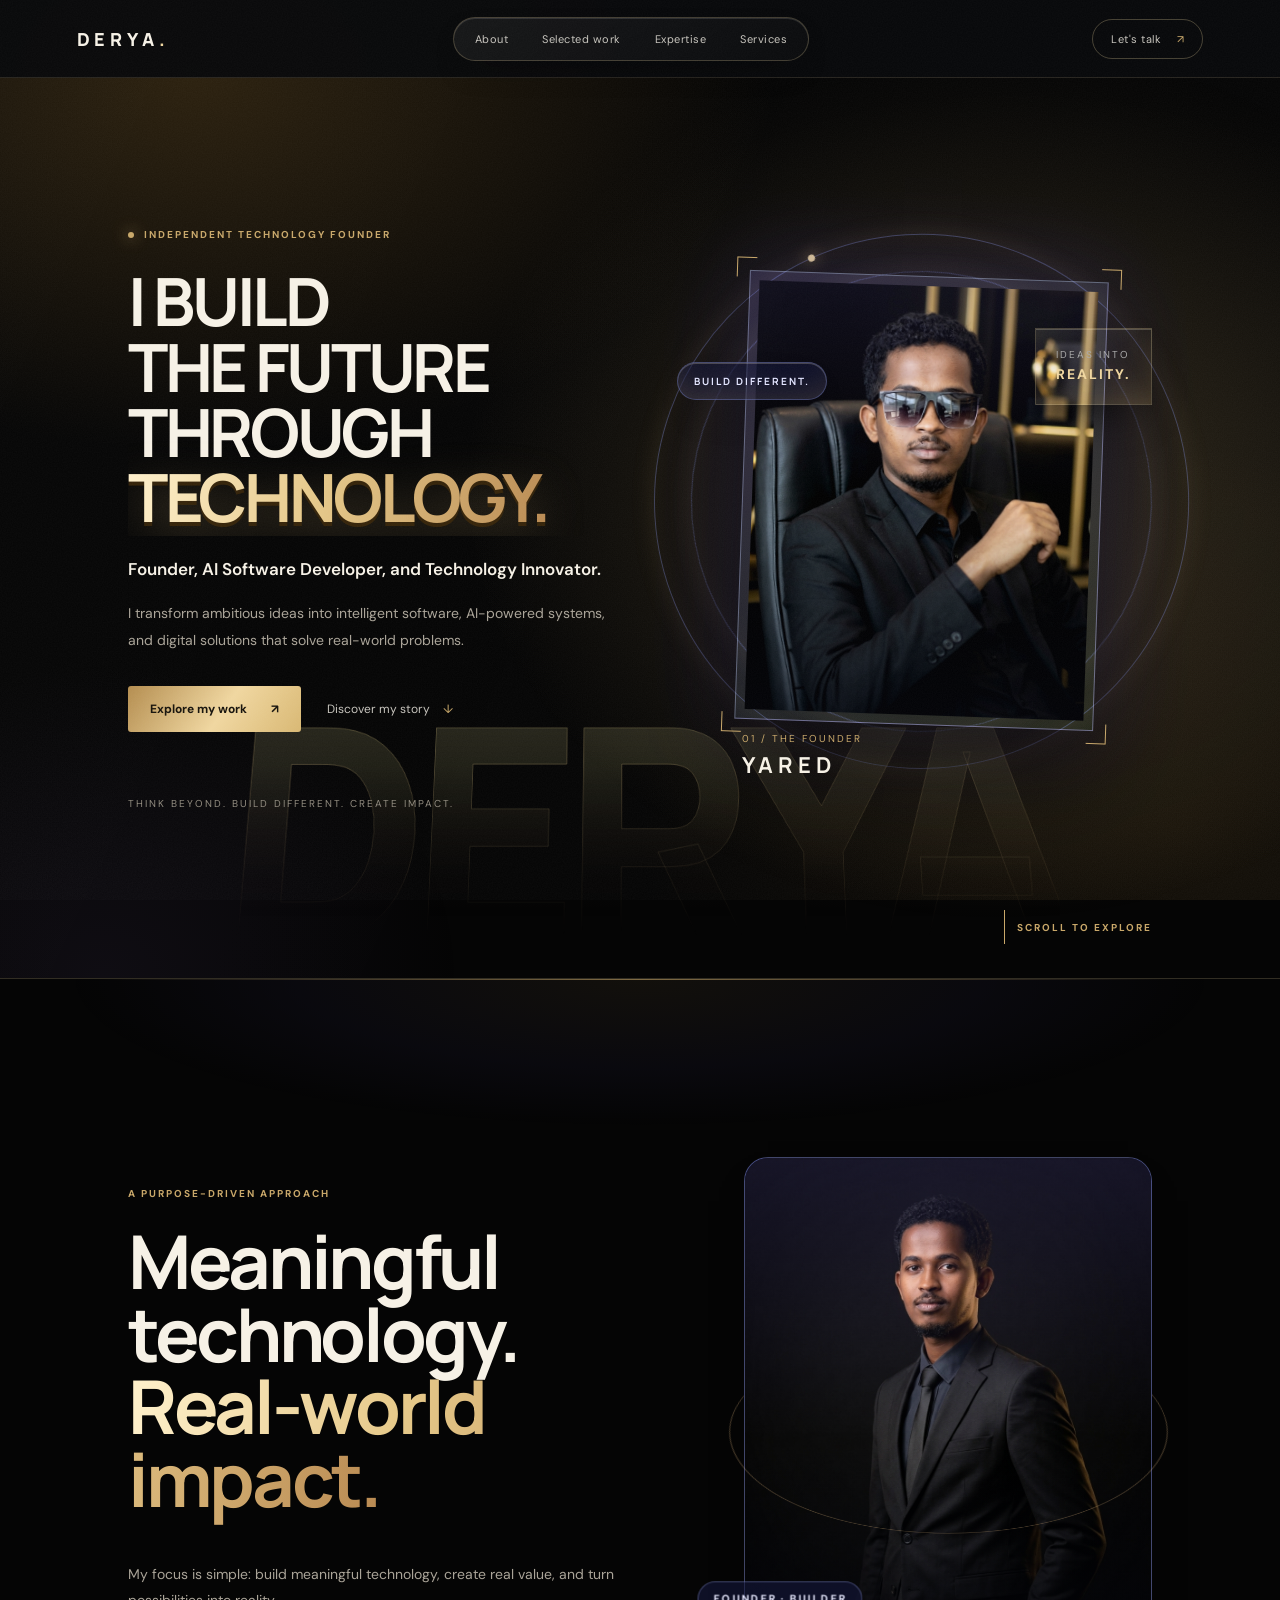
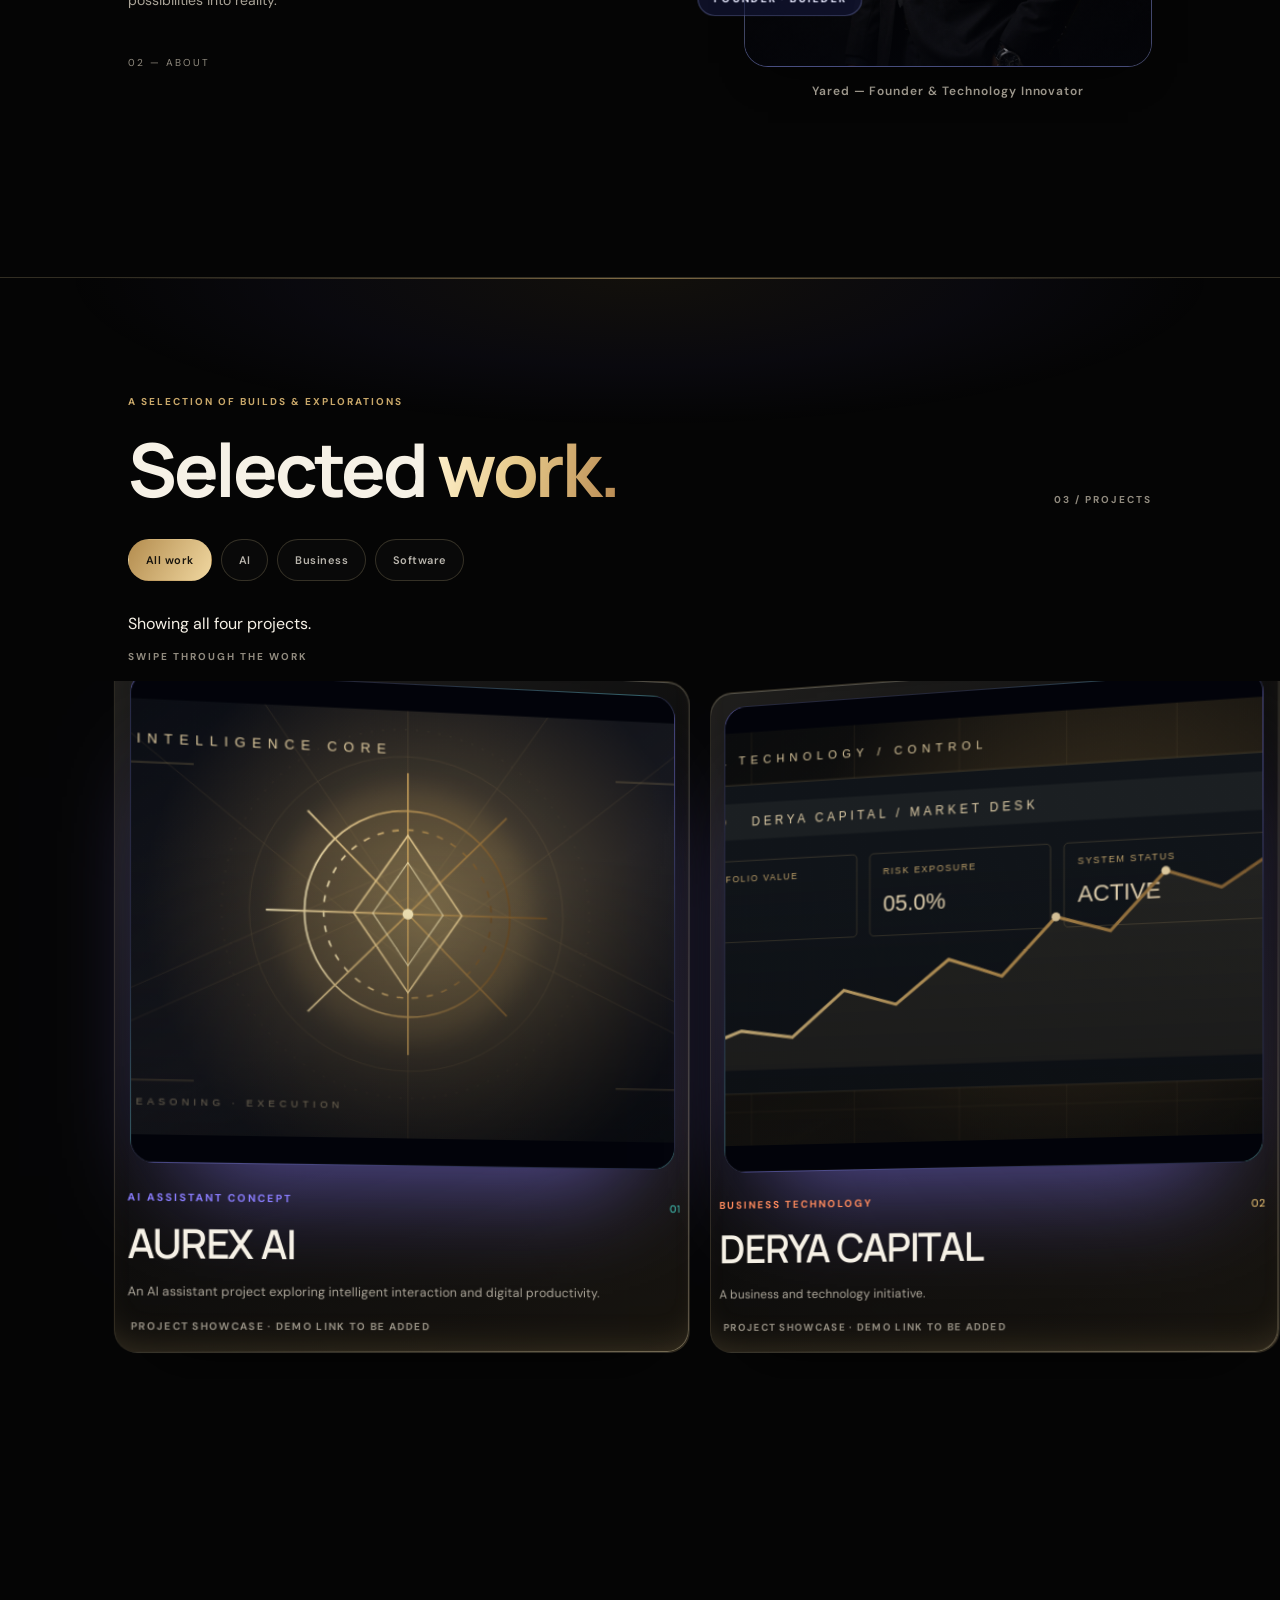
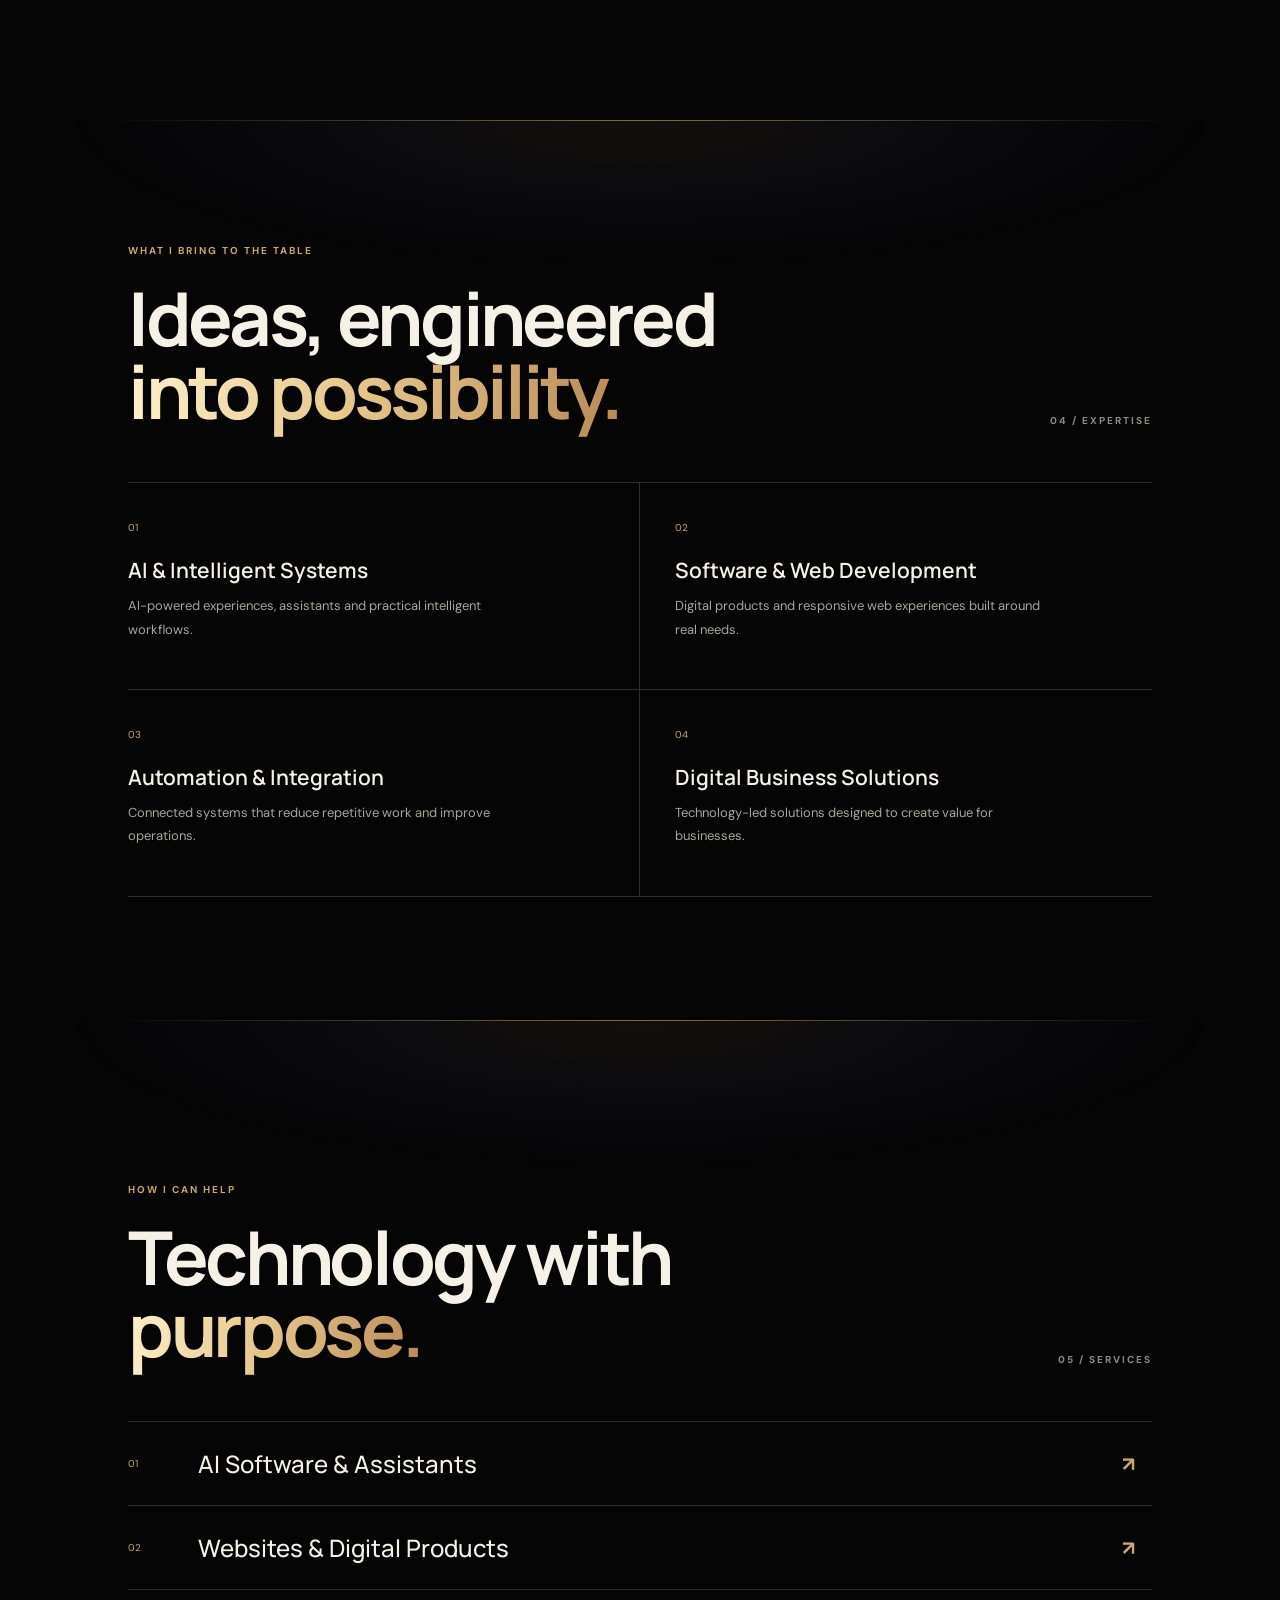
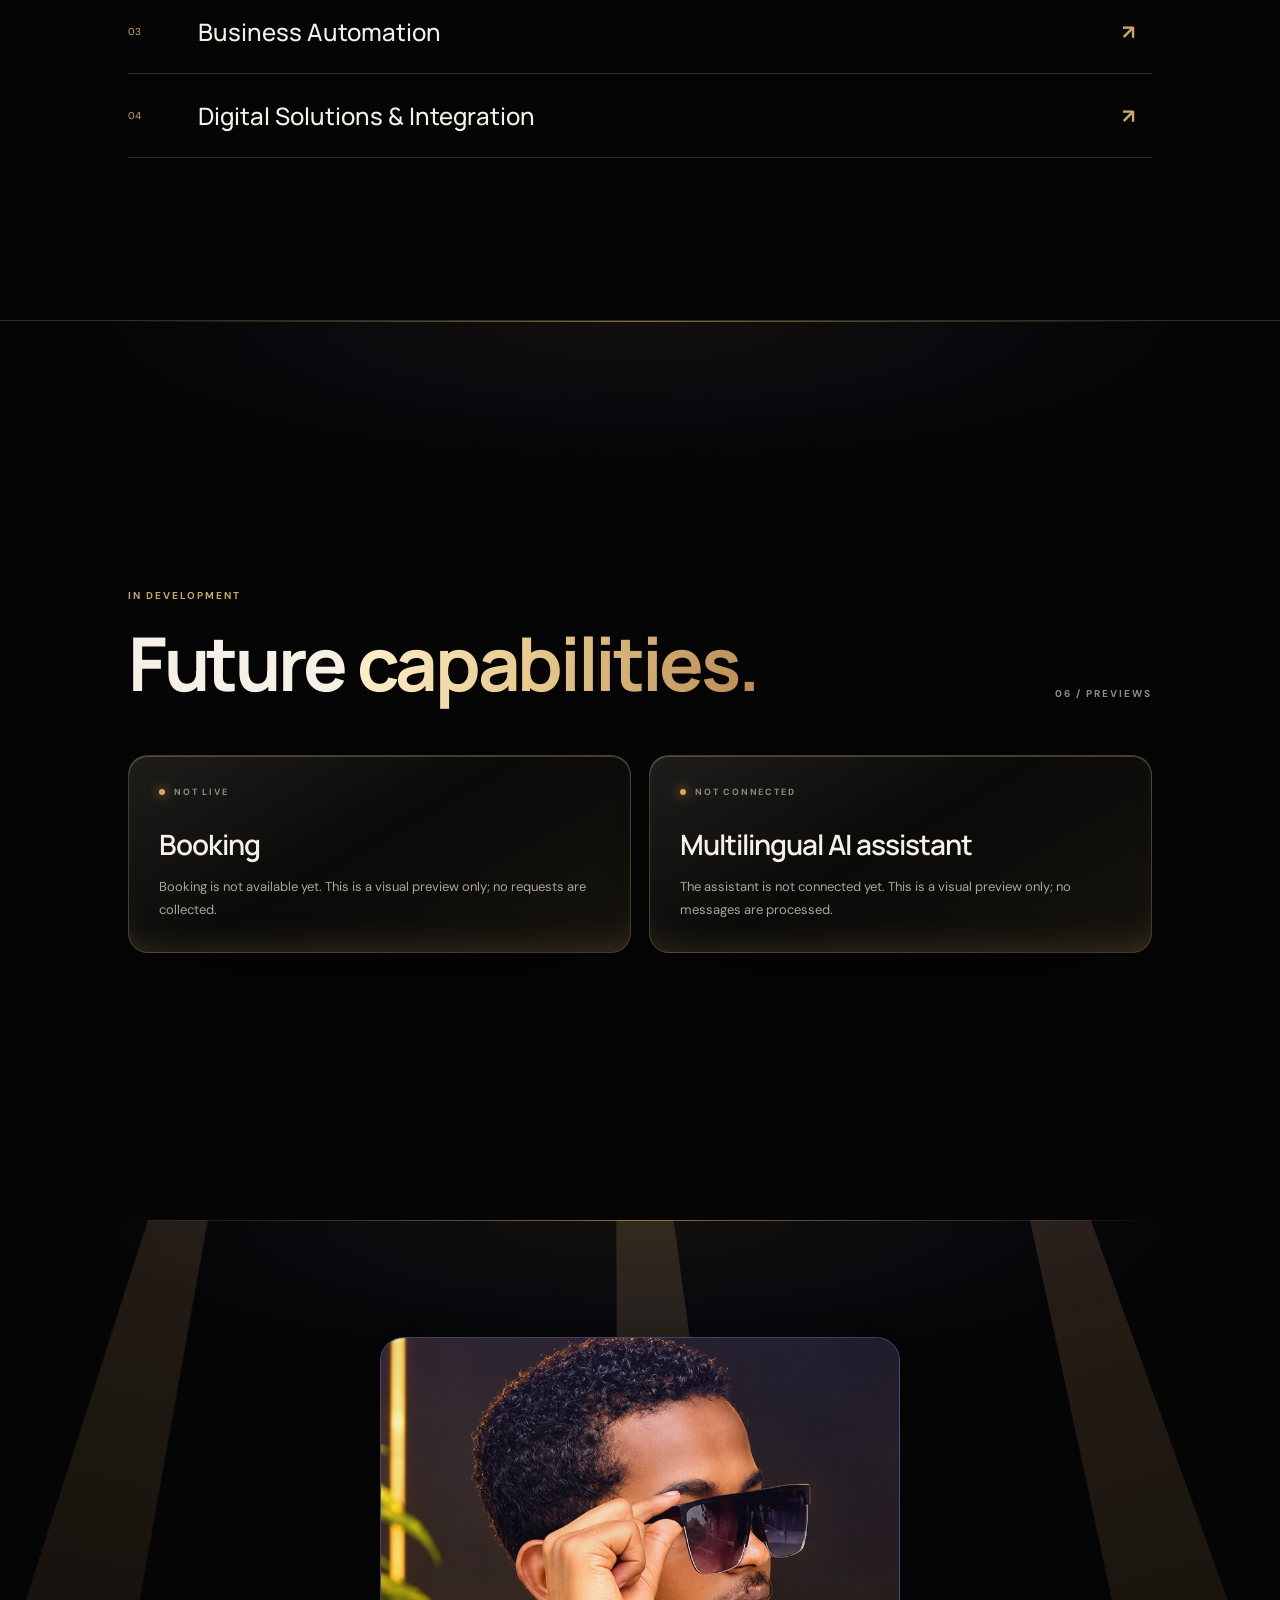
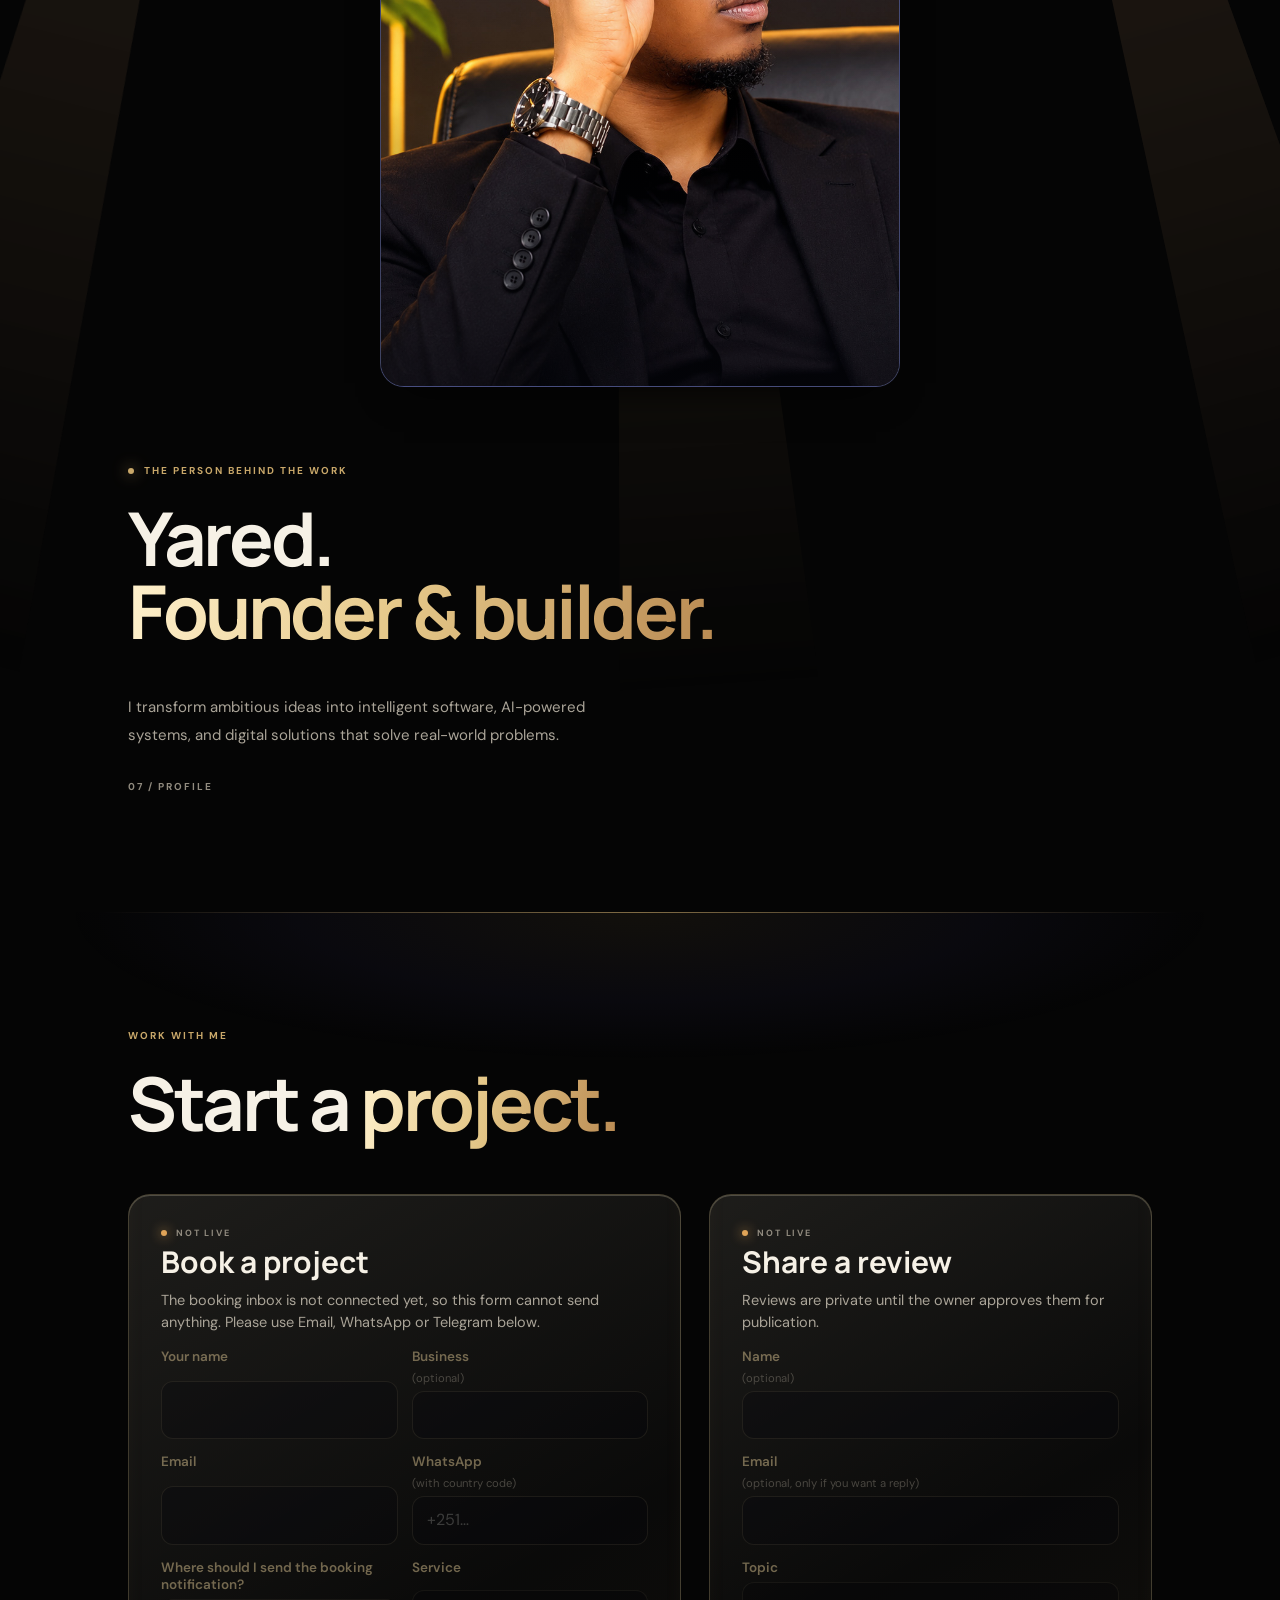
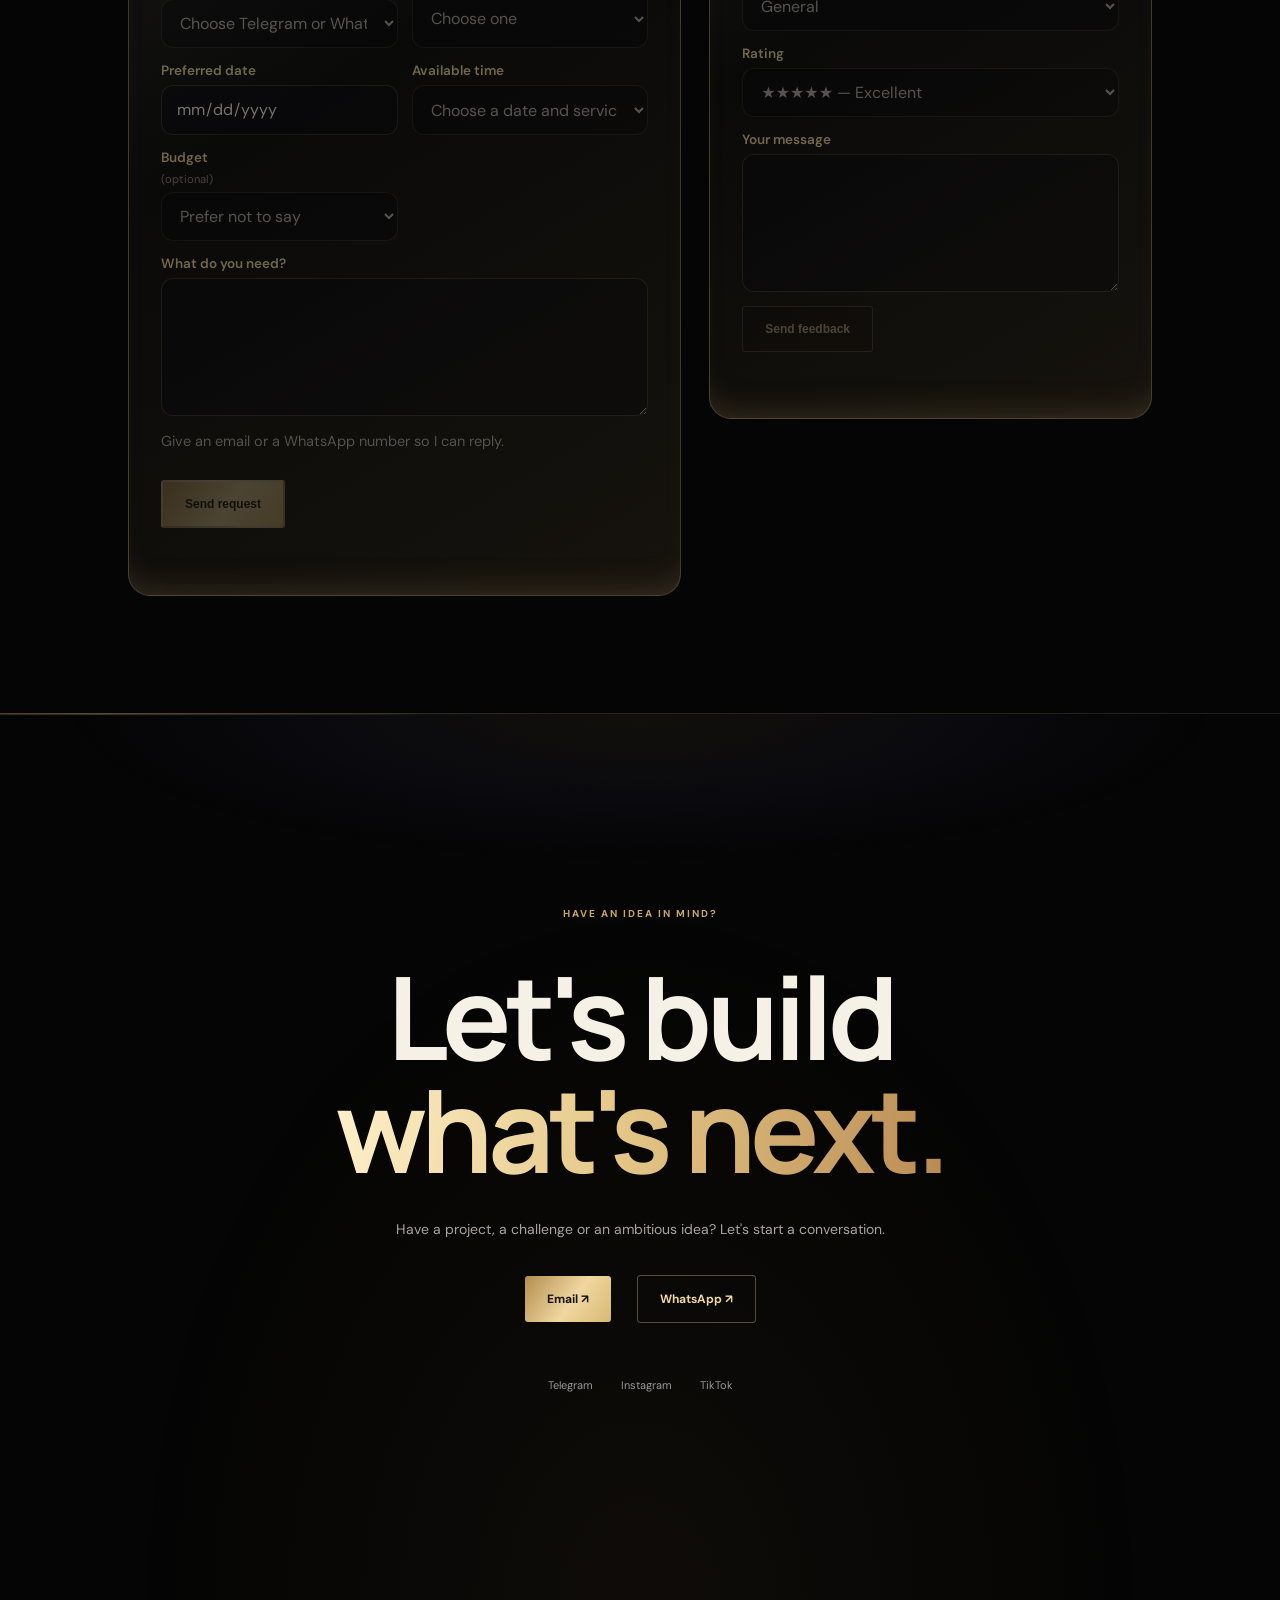
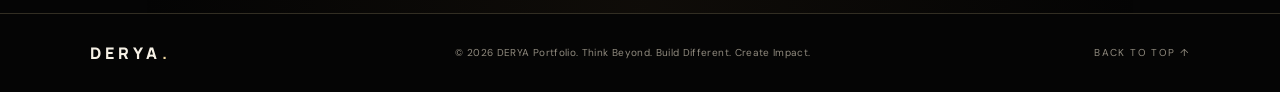
<file: index.html>
<!doctype html>
<html lang="en">
<head>
  <meta charset="utf-8"><meta name="viewport" content="width=device-width,initial-scale=1">
  <meta name="theme-color" content="#050504">
  <meta name="application-name" content="DERYA Portfolio"><meta name="apple-mobile-web-app-title" content="DERYA Portfolio">
  <meta name="color-scheme" content="dark">
  <meta property="og:type" content="website">
  <meta property="og:title" content="DERYA Portfolio"><meta property="og:site_name" content="DERYA Portfolio">
  <meta property="og:description" content="Building intelligent software, AI-powered systems and digital solutions.">
  <link rel="icon" href="data:image/svg+xml,%3Csvg xmlns='http://www.w3.org/2000/svg' viewBox='0 0 64 64'%3E%3Crect width='64' height='64' rx='12' fill='%2305060d'/%3E%3Ctext x='32' y='47' font-family='Georgia,serif' font-size='44' font-weight='700' text-anchor='middle' fill='%23c9a86a'%3ED%3C/text%3E%3C/svg%3E">
  <script>try{if(sessionStorage.getItem('yared-intro')==='1')document.documentElement.classList.add('intro-seen')}catch(e){}</script>
  <!-- Stage 7 intro (currently switched off, see SHOW_INTRO): plays once per session, never under reduced motion, always removed by a 9.5s failsafe -->
  <script>try{var SHOW_INTRO=false; /* owner-approved 2026-11-27: intro hidden completely. Set true to bring the signature intro back. */var r=document.documentElement;if(SHOW_INTRO&&!matchMedia('(prefers-reduced-motion: reduce)').matches&&sessionStorage.getItem('derya-s7-intro')!=='1'){r.classList.add('s7-intro');setTimeout(function(){r.classList.remove('s7-intro')},9500)}}catch(e){}</script>
  <script src="cms-boot.js"></script>
  <noscript><style>.s7-intro-el{display:none!important}html.s7-intro{overflow:auto!important}</style></noscript>
  <meta name="description" content="DERYA Portfolio — Founder & Technology Innovator. Building intelligent software, AI-powered systems and digital solutions.">
  <title>DERYA Portfolio</title>
  <link rel="preload" href="assets/fonts/pinyon-script-latin-400.woff2" as="font" type="font/woff2" crossorigin>
  <link rel="preconnect" href="https://fonts.googleapis.com"><link rel="preconnect" href="https://fonts.gstatic.com" crossorigin>
  <link href="https://fonts.googleapis.com/css2?family=DM+Sans:wght@400;500;600;700&family=Manrope:wght@400;500;600;700;800&display=swap" rel="stylesheet">
  <link rel="stylesheet" href="styles.css">
  <link rel="stylesheet" href="cinematic.css">
  <link rel="stylesheet" href="capabilities.css">
  <link rel="stylesheet" href="stage5.css">
  <link rel="stylesheet" href="stage6.css">
  <link rel="stylesheet" href="stage7.css">
  <link rel="stylesheet" href="stage8.css">
  <link rel="stylesheet" href="journey.css">
  <link rel="stylesheet" href="signature.css">
  <link rel="stylesheet" href="luxe-mobile.css">
  <link rel="stylesheet" href="depth-bg.css">
</head>
<body>
  <a class="skip-link" href="#main">Skip to content</a>

  <!-- Signature intro (built and driven by stage7.js; styled in signature.css). Shows the DERYA name only. No visible controls. -->
  <div class="s7-intro-el" id="s7-intro" role="region" aria-label="DERYA Portfolio. Think beyond. Build different. Create impact." translate="no">
    <div class="sig-stage" aria-hidden="true">
      <i class="sig-rule sig-rule-top"></i>
      <p class="sig-name"><span>DERYA</span></p>
      <svg class="sig-flourish" viewBox="0 0 640 70" focusable="false"><path d="M8 44 C110 8 250 66 372 34 S566 12 632 30"></path></svg>
      <p class="sig-brand">PORTFOLIO</p>
      <p class="sig-tag">Think beyond. Build different. Create impact.</p>
      <i class="sig-rule sig-rule-bottom"></i>
    </div>
  </div>

  <div class="s7-ambient" aria-hidden="true"></div>
  <div class="ambient ambient-one"></div><div class="ambient ambient-two"></div>

  <div class="s7-rail" role="navigation" aria-label="Scenes">
    <a href="#home" data-scene="home"><span>Cover</span></a>
    <a href="#about" data-scene="about"><span>Introduction</span></a>
    <a href="#work" data-scene="work"><span>Selected work</span></a>
    <a href="#expertise" data-scene="expertise"><span>Capabilities</span></a>
    <a href="#profile" data-scene="profile"><span>Profile</span></a>
    <a href="#contact" data-scene="contact"><span>Contact</span></a>
  </div>

  <header class="topbar"><a class="wordmark" href="#home" aria-label="DERYA Portfolio home" translate="no">DERYA<span>.</span></a><nav id="nav"><a href="#about">About</a><a href="#work">Selected work</a><a href="#expertise">Expertise</a><a href="#services">Services</a></nav><a class="nav-cta" href="#contact">Let's talk <span>↗</span></a><button class="menu-toggle" id="menuToggle" aria-label="Toggle navigation" aria-expanded="false" aria-controls="nav">☰</button></header>
  <main id="main" tabindex="-1">

    <!-- Scene 1: cover -->
    <section class="hero section" id="home" data-scene="home">
      <div class="s7-hero-fx" aria-hidden="true">
        <div class="s7-bigword">DERYA</div>
        <div class="s7-obj o-cube"><div class="s7-cube"><i></i><i></i><i></i><i></i><i></i><i></i></div></div>
        <div class="s7-obj o-orb"><span></span></div>
        <div class="s7-obj o-torus"><div class="s7-torus"><b></b><b></b></div></div>
        <div class="s7-obj o-shard"><span></span></div>
        <div class="s7-obj o-slab"><span><em></em><em></em><em></em></span></div>
      </div>
      <div class="hero-copy"><p class="eyebrow"><i></i> <span data-cms="hero.eyebrow">INDEPENDENT TECHNOLOGY FOUNDER</span></p><h1><span data-cms="hero.line1">I BUILD THE FUTURE</span><br><span data-cms="hero.line2">THROUGH</span> <em data-cms="hero.line2_em">TECHNOLOGY.</em></h1><p class="hero-intro" data-cms="hero.intro">Founder, AI Software Developer, and Technology Innovator.</p><p class="hero-body" data-cms="hero.body">I transform ambitious ideas into intelligent software, AI-powered systems, and digital solutions that solve real-world problems.</p><div class="hero-actions"><a class="button button-gold" href="#work">Explore my work <span>↗</span></a><a class="text-link" href="#about">Discover my story <span>↓</span></a></div><div class="hero-signature" data-cms="hero.signature">THINK BEYOND. BUILD DIFFERENT. CREATE IMPACT.</div></div>
      <div class="portrait-wrap"><div class="portrait-orbit orbit-a"></div><div class="portrait-orbit orbit-b"></div><div class="portrait-orbit orbit-c" aria-hidden="true"></div><span class="depth-chip chip-b" aria-hidden="true">CREATE IMPACT.</span><div class="portrait-frame"><img data-cms-src="media.portrait_hero" src="assets/portrait-chair.jpg" alt="Yared seated in a black leather chair wearing sunglasses" width="896" height="1200" decoding="async" fetchpriority="high" onerror="this.style.display='none';this.parentElement.classList.add('portrait-pending')"><div class="portrait-placeholder"><span>Y.</span><small>PORTRAIT COMING SOON</small></div><div class="portrait-overlay"></div></div><span class="depth-chip chip-a" aria-hidden="true">BUILD DIFFERENT.</span><div class="portrait-label"><span>01 / THE FOUNDER</span><b>YARED</b></div><div class="floating-note">IDEAS INTO<br><strong>REALITY.</strong></div></div>
      <a class="scroll-cue" href="#about"><span></span> SCROLL TO EXPLORE</a>
    </section>

    <!-- Scene 2: personal introduction with portrait -->
    <section class="statement section s7-about" id="about" data-scene="about">
      <div class="s7-about-copy">
        <p class="eyebrow" data-cms="about.eyebrow">A PURPOSE-DRIVEN APPROACH</p><h2><span data-cms="about.heading">Meaningful technology.</span><br><em data-cms="about.heading_em">Real-world impact.</em></h2><div class="statement-bottom"><p data-cms="about.body">My focus is simple: build meaningful technology, create real value, and turn possibilities into reality.</p><span>02 — ABOUT</span></div>
      </div>
      <figure class="s7-figure s7-fig-b" data-s7-figure>
        <div class="s7-fig-stage">
          <span class="s7-fig-ring r1" aria-hidden="true"></span><span class="s7-fig-ring r2" aria-hidden="true"></span>
          <div class="s7-fig-card">
            <img data-cms-src="media.portrait_about" src="assets/portrait-formal.jpg" alt="Yared in a dark suit, formal portrait" width="896" height="1200" loading="lazy" decoding="async" onerror="this.style.display='none';this.parentElement.classList.add('is-pending')">
            <div class="s7-pending"><b>Y.</b><small>PORTRAIT COMING SOON</small><span>Photo to be added</span></div>
            <i class="s7-sheen" aria-hidden="true"></i>
          </div>
          <span class="s7-fig-tag" aria-hidden="true">FOUNDER · BUILDER</span>
        </div>
        <figcaption>Yared — Founder &amp; Technology Innovator</figcaption>
      </figure>
    </section>

    <!-- Scenes 3 and 4: selected work as a cinematic reel -->
    <section class="work section" id="work" data-scene="work"><div class="section-heading"><div><p class="eyebrow">A SELECTION OF BUILDS & EXPLORATIONS</p><h2>Selected <em>work.</em></h2></div><span class="section-index">03 / PROJECTS</span></div>
    <div class="project-filters" role="group" aria-label="Filter projects" hidden>
      <button type="button" data-project-filter="all" aria-pressed="true">All work</button>
      <button type="button" data-project-filter="ai" aria-pressed="false">AI</button>
      <button type="button" data-project-filter="business" aria-pressed="false">Business</button>
      <button type="button" data-project-filter="software" aria-pressed="false">Software</button>
    </div>
    <p class="visually-hidden" id="project-filter-status" aria-live="polite">Showing all four projects.</p>
    <div class="s7-reel" id="s7-reel">
      <div class="s7-reel-sticky">
        <div class="s7-reel-meta" aria-hidden="true"><span class="s7-reel-hint"></span><span class="s7-reel-bar"><i></i></span></div>
        <div class="project-grid s7-reel-track">
      <article class="project-card project-featured" data-project-category="ai" data-accent="aurex" data-slug="aurex-ai"><div class="project-art art-aurex"><img class="project-cover" src="assets/project-aurex.svg" alt="AUREX AI intelligence core visualization" loading="lazy" decoding="async"></div><div class="project-meta"><div><span class="project-type">AI ASSISTANT CONCEPT</span><h3>AUREX AI</h3><p>An AI assistant project exploring intelligent interaction and digital productivity.</p></div><span class="project-number">01</span></div><span class="status-note">PROJECT SHOWCASE · DEMO LINK TO BE ADDED</span></article>
      <article class="project-card" data-project-category="business" data-accent="derya" data-slug="derya-capital"><div class="project-art art-derya"><img class="project-cover" src="assets/project-derya-capital.svg" alt="DERYA CAPITAL financial technology dashboard visualization" loading="lazy" decoding="async"></div><div class="project-meta"><div><span class="project-type">BUSINESS TECHNOLOGY</span><h3>DERYA CAPITAL</h3><p>A business and technology initiative.</p></div><span class="project-number">02</span></div><span class="status-note">PROJECT SHOWCASE · DEMO LINK TO BE ADDED</span></article>
      <article class="project-card" data-project-category="software" data-accent="rent" data-slug="rent-manager"><div class="project-art art-rent"><img class="project-cover" src="assets/project-rent-manager.svg" alt="Rent Manager architectural property operations visualization" loading="lazy" decoding="async"></div><div class="project-meta"><div><span class="project-type">MANAGEMENT SOFTWARE</span><h3>Rent Manager</h3><p>A property-management software project.</p></div><span class="project-number">03</span></div><span class="status-note">PROJECT SHOWCASE · DEMO LINK TO BE ADDED</span></article>
      <article class="project-card" data-project-category="ai" data-accent="pulse" data-slug="derya-pulse-ai"><div class="project-art art-pulse"><img class="project-cover" src="assets/project-pulse-ai.svg" alt="DERYA PULSE AI market analytics visualization" loading="lazy" decoding="async"></div><div class="project-meta"><div><span class="project-type">TRADING TECHNOLOGY</span><h3>DERYA PULSE AI</h3><p>An AI-assisted trading technology project.</p></div><span class="project-number">04</span></div><span class="status-note">PROJECT SHOWCASE · DEMO LINK TO BE ADDED</span></article>
        </div>
      </div>
    </div>
    <div class="external-demo"><div><span class="project-type">EXTERNAL DESIGN RESOURCE</span><h3>Design Intelligence Demo</h3><p>Explore UI styles, palettes, typography and UX inspiration on the original resource.</p></div><a class="button button-outline" href="https://www.uupm.cc/#styles" target="_blank" rel="noopener noreferrer">View external demo ↗</a></div></section>

    <!-- Scene 5: technology and capabilities -->
    <section class="expertise section" id="expertise" data-scene="expertise"><div class="section-heading"><div><p class="eyebrow">WHAT I BRING TO THE TABLE</p><h2>Ideas, engineered<br><em>into possibility.</em></h2></div><span class="section-index">04 / EXPERTISE</span></div><div class="expertise-grid"><article><span>01</span><h3 data-cms="expertise.1_title">AI & Intelligent Systems</h3><p data-cms="expertise.1_desc">AI-powered experiences, assistants and practical intelligent workflows.</p></article><article><span>02</span><h3 data-cms="expertise.2_title">Software & Web Development</h3><p data-cms="expertise.2_desc">Digital products and responsive web experiences built around real needs.</p></article><article><span>03</span><h3 data-cms="expertise.3_title">Automation & Integration</h3><p data-cms="expertise.3_desc">Connected systems that reduce repetitive work and improve operations.</p></article><article><span>04</span><h3 data-cms="expertise.4_title">Digital Business Solutions</h3><p data-cms="expertise.4_desc">Technology-led solutions designed to create value for businesses.</p></article></div></section>
    <section class="services section" id="services" data-scene="services"><div class="section-heading"><div><p class="eyebrow">HOW I CAN HELP</p><h2>Technology with<br><em>purpose.</em></h2></div><span class="section-index">05 / SERVICES</span></div><div class="service-list"><div><span>01</span><h3 data-cms="services.1_title">AI Software & Assistants</h3><p class="s8-service-desc" data-cms="services.1_desc" hidden></p><b>↗</b></div><div><span>02</span><h3 data-cms="services.2_title">Websites & Digital Products</h3><p class="s8-service-desc" data-cms="services.2_desc" hidden></p><b>↗</b></div><div><span>03</span><h3 data-cms="services.3_title">Business Automation</h3><p class="s8-service-desc" data-cms="services.3_desc" hidden></p><b>↗</b></div><div><span>04</span><h3 data-cms="services.4_title">Digital Solutions & Integration</h3><p class="s8-service-desc" data-cms="services.4_desc" hidden></p><b>↗</b></div></div></section>
    <section class="capability-previews section" aria-labelledby="capability-heading" data-scene="previews">
      <div class="section-heading">
        <div><p class="eyebrow">IN DEVELOPMENT</p><h2 id="capability-heading">Future <em>capabilities.</em></h2></div>
        <span class="section-index">06 / PREVIEWS</span>
      </div>
      <div class="capability-grid">
        <article class="capability-card" aria-labelledby="booking-preview-title">
          <p class="capability-status"><span aria-hidden="true"></span> NOT LIVE</p>
          <h3 id="booking-preview-title">Booking</h3>
          <p>Booking is not available yet. This is a visual preview only; no requests are collected.</p>
        </article>
        <article class="capability-card" aria-labelledby="assistant-preview-title">
          <p class="capability-status"><span aria-hidden="true"></span> NOT CONNECTED</p>
          <h3 id="assistant-preview-title">Multilingual AI assistant</h3>
          <p>The assistant is not connected yet. This is a visual preview only; no messages are processed.</p>
        </article>
      </div>
    </section>

    <!-- Scene 6: profile scene -->
    <section class="s7-profile section" id="profile" aria-labelledby="profile-heading" data-scene="profile">
      <div class="s7-profile-bg" aria-hidden="true"><span class="s7-beam b1"></span><span class="s7-beam b2"></span><span class="s7-beam b3"></span></div>
      <figure class="s7-figure s7-fig-c" data-s7-figure>
        <div class="s7-fig-stage">
          <div class="s7-fig-card">
            <img data-cms-src="media.portrait_profile" src="assets/portrait-gold.jpg" alt="Yared in a gold-accented office, lifting his sunglasses" width="1402" height="1122" loading="lazy" decoding="async" onerror="this.style.display='none';this.parentElement.classList.add('is-pending')">
            <div class="s7-pending"><b>Y.</b><small>PORTRAIT COMING SOON</small><span>Photo to be added</span></div>
            <i class="s7-sheen" aria-hidden="true"></i>
          </div>
        </div>
      </figure>
      <div class="s7-profile-copy">
        <p class="eyebrow"><i></i> <span data-cms="profile.eyebrow">THE PERSON BEHIND THE WORK</span></p>
        <h2 id="profile-heading"><span data-cms="profile.heading">Yared.</span><br><em data-cms="profile.heading_em">Founder &amp; builder.</em></h2>
        <p data-cms="profile.body">I transform ambitious ideas into intelligent software, AI-powered systems, and digital solutions that solve real-world problems.</p>
        <span class="section-index">07 / PROFILE</span>
      </div>
    </section>

    <!-- Booking + private feedback. Forms stay disabled and labelled NOT LIVE until config.js is filled in and the
         functions answer a health check (cms-public.js). They never claim anything the server has not confirmed. -->
    <section class="s8-forms section" id="book" aria-labelledby="s8-book-title">
      <div class="section-heading"><div><p class="eyebrow">WORK WITH ME</p><h2 id="s8-book-title">Start a <em>project.</em></h2></div></div>
      <div class="s8-grid">
        <form class="s8-card" id="s8-booking" novalidate aria-labelledby="s8-booking-h">
          <p class="capability-status s8-state" data-s8-state><span aria-hidden="true"></span> NOT LIVE</p>
          <h3 id="s8-booking-h">Book a project</h3>
          <p class="s8-note" data-s8-note>The booking inbox is not connected yet, so this form cannot send anything. Please use Email, WhatsApp or Telegram below.</p>
          <fieldset class="s8-fields" data-s8-fields disabled>
            <label>Your name<input name="name" autocomplete="name" maxlength="100" required></label>
            <label>Business <small>(optional)</small><input name="business" autocomplete="organization" maxlength="120"></label>
            <label>Email<input name="email" type="email" autocomplete="email" maxlength="254" inputmode="email"></label>
            <label>WhatsApp <small>(with country code)</small><input name="whatsapp" type="tel" autocomplete="tel" maxlength="24" placeholder="+251…" inputmode="tel"></label>
            <label>Where should I send the booking notification?<select name="delivery_channel" required>
              <option value="">Choose Telegram or WhatsApp</option><option value="telegram">Telegram — send to my Telegram inbox</option>
              <option value="whatsapp">WhatsApp — send to my WhatsApp inbox</option></select></label>
            <label>Service<select name="service" required>
              <option value="">Choose one</option><option value="website">Website / digital product</option>
              <option value="ai-assistant">AI software / assistant</option><option value="automation">Business automation</option>
              <option value="software">Software / integration</option><option value="other">Something else</option></select></label>
            <label>Preferred date<input name="slot_date" type="date" required></label>
            <label>Available time<select name="slot_id" required><option value="">Choose a date and service first</option></select></label>
            <label>Budget <small>(optional)</small><select name="budget"><option value="">Prefer not to say</option>
              <option value="under-500">Under $500</option><option value="500-1500">$500–1,500</option>
              <option value="1500-5000">$1,500–5,000</option><option value="5000-plus">$5,000+</option><option value="unsure">Not sure yet</option></select></label>
            <label class="s8-wide">What do you need?<textarea name="description" rows="5" maxlength="2000" required></textarea></label>
            <div class="s8-hp" aria-hidden="true"><label>Leave this empty<input name="website" tabindex="-1" autocomplete="off"></label></div>
            <p class="s8-hint s8-wide">Give an email or a WhatsApp number so I can reply.</p>
            <button class="button button-gold s8-submit" type="submit">Send request</button>
          </fieldset>
          <p class="s8-status" role="status" aria-live="polite" data-s8-status></p>
        </form>
        <form class="s8-card" id="s8-feedback" novalidate aria-labelledby="s8-feedback-h">
          <p class="capability-status s8-state" data-s8-state><span aria-hidden="true"></span> NOT LIVE</p>
          <h3 id="s8-feedback-h">Share a review</h3>
          <p class="s8-note" data-s8-note>Reviews are private until the owner approves them for publication.</p>
          <fieldset class="s8-fields" data-s8-fields disabled>
            <label>Name <small>(optional)</small><input name="name" autocomplete="name" maxlength="80"></label>
            <label>Email <small>(optional, only if you want a reply)</small><input name="email" type="email" autocomplete="email" maxlength="254" inputmode="email"></label>
            <label>Topic<select name="category" required><option value="general">General</option><option value="design">Design</option>
              <option value="bug">Something is broken</option><option value="idea">An idea</option><option value="praise">Kind words</option><option value="other">Other</option></select></label>
            <label>Rating<select name="rating" required><option value="5">★★★★★ — Excellent</option><option value="4">★★★★☆ — Very good</option><option value="3">★★★☆☆ — Good</option><option value="2">★★☆☆☆ — Fair</option><option value="1">★☆☆☆☆ — Poor</option></select></label>
            <label class="s8-wide">Your message<textarea name="message" rows="5" maxlength="2000" required></textarea></label>
            <div class="s8-hp" aria-hidden="true"><label>Leave this empty<input name="website" tabindex="-1" autocomplete="off"></label></div>
            <button class="button button-outline s8-submit" type="submit">Send feedback</button>
          </fieldset>
          <p class="s8-status" role="status" aria-live="polite" data-s8-status></p>
        </form>
      </div>
    </section>

    <section class="s8-reviews section" id="s8-reviews" aria-labelledby="s8-reviews-title" hidden>
      <div class="section-heading"><div><p class="eyebrow">CLIENT EXPERIENCE</p><h2 id="s8-reviews-title">Words that <em>matter.</em></h2></div></div>
      <div id="s8-reviews-list" class="s8-reviews-list"></div>
    </section>

    <!-- Scene 7: closing -->
    <section class="contact section" id="contact" data-scene="contact"><p class="eyebrow" data-cms="contact.eyebrow">HAVE AN IDEA IN MIND?</p><h2><span data-cms="contact.heading">Let's build</span><br><em data-cms="contact.heading_em">what's next.</em></h2><p data-cms="contact.body">Have a project, a challenge or an ambitious idea? Let's start a conversation.</p><div class="contact-actions"><a class="button button-gold" href="mailto:yed024691@gmail.com" data-cms-href="contact.email" data-contact="email">Email ↗</a><a class="button button-outline" href="https://wa.me/251902389561" data-cms-href="contact.whatsapp" data-contact="whatsapp" target="_blank" rel="noopener noreferrer">WhatsApp ↗</a></div><div class="social-links"><a href="https://t.me/Deryacapital" data-cms-href="contact.telegram" data-contact="telegram" target="_blank" rel="noopener">Telegram</a><a href="https://instagram.com/Derya_Capital" data-cms-href="contact.instagram" data-contact="instagram" target="_blank" rel="noopener">Instagram</a><a href="https://www.tiktok.com/@derya_capital444" data-cms-href="contact.tiktok" data-contact="tiktok" target="_blank" rel="noopener">TikTok</a></div></section>
  </main>
  <footer><a class="wordmark" href="#home" aria-label="DERYA Portfolio home" translate="no">DERYA<span>.</span></a><span>© <span id="year"></span> <span translate="no">DERYA Portfolio</span>. Think Beyond. Build Different. Create Impact.</span><a href="#home">BACK TO TOP ↑</a></footer>
  <script>window.__S6_PALETTE=[{c:'236,232,255',m:'138,125,255',e:'110,96,255'},{c:'225,255,250',m:'70,227,209',e:'30,170,160'},{c:'255,238,226',m:'255,138,92',e:'220,90,60'}];</script>
  <script src="app.js"></script>
  <script src="cinematic.js"></script>
  <script src="stage5.js"></script>
  <script src="stage6.js"></script>
  <script src="stage7.js"></script>
  <script src="depth-bg.js"></script>
  <script src="config.js"></script>
  <script src="cms-public.js"></script>
</body></html>
</file>
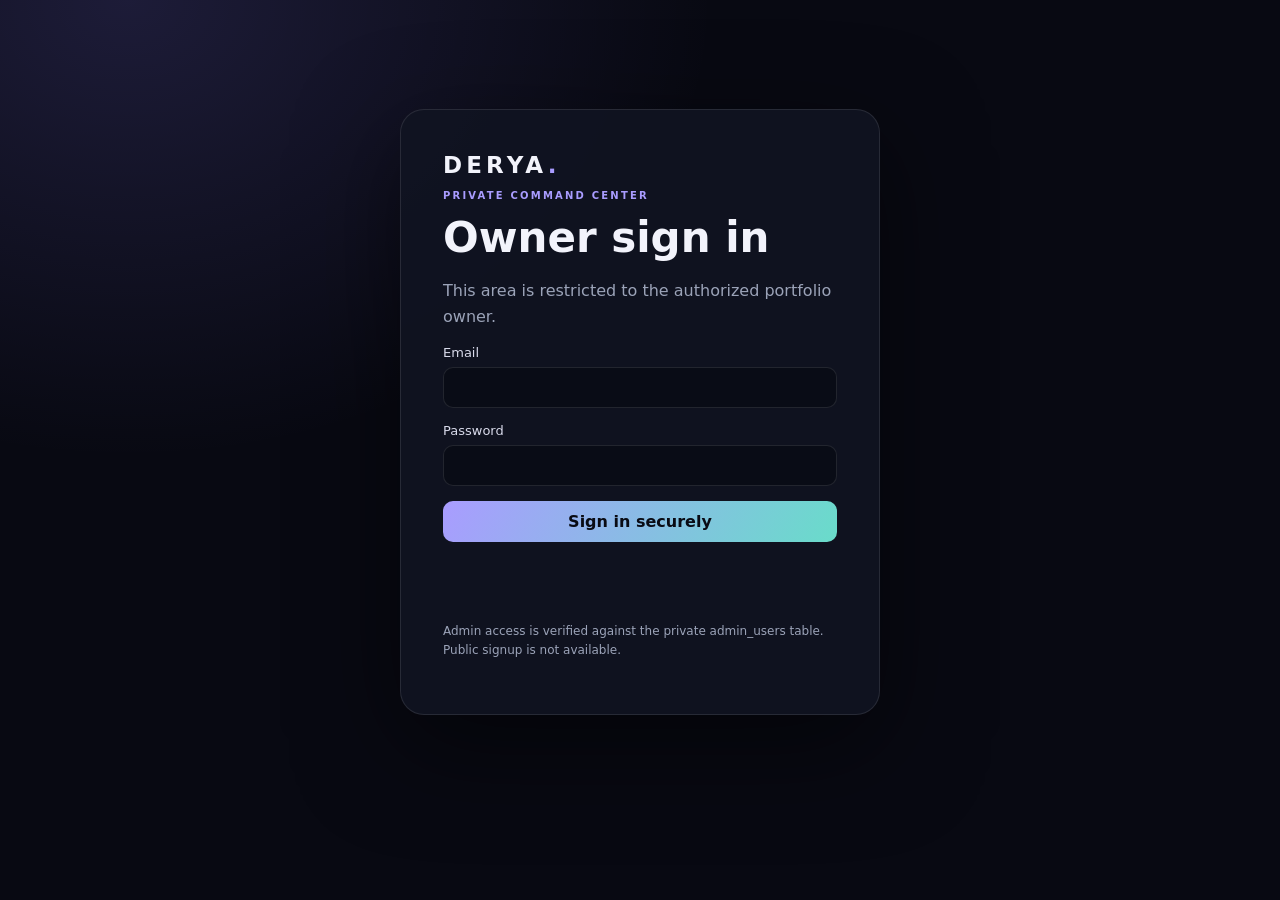
<file: admin/index.html>
<!doctype html>
<html lang="en">
<head>
  <meta charset="utf-8"><meta name="viewport" content="width=device-width,initial-scale=1">
  <meta name="theme-color" content="#080912">
  <meta name="robots" content="noindex,nofollow">
  <meta http-equiv="Content-Security-Policy" content="default-src 'none'; script-src 'self'; style-src 'self'; img-src 'self' https: data:; connect-src https:; font-src 'self'; form-action 'none'; base-uri 'none'">
  <meta name="referrer" content="no-referrer">
  <title>DERYA · Private Command Center</title>
  <link rel="stylesheet" href="admin.css">
</head>
<body>
  <main class="shell">
    <section id="login" class="login-panel">
      <div class="brand">DERYA<span>.</span></div>
      <p class="eyebrow">PRIVATE COMMAND CENTER</p>
      <h1>Owner sign in</h1>
      <p class="muted">This area is restricted to the authorized portfolio owner.</p>
      <form id="login-form">
        <label>Email<input name="email" type="email" autocomplete="username" required maxlength="254"></label>
        <label>Password<input name="password" type="password" autocomplete="current-password" required minlength="8"></label>
        <button class="primary" type="submit">Sign in securely</button>
        <p id="login-status" class="status" role="status" aria-live="polite"></p>
      </form>
      <p class="tiny">Admin access is verified against the private admin_users table. Public signup is not available.</p>
    </section>

    <section id="app" hidden>
      <header class="top">
        <div><div class="brand">DERYA<span>.</span></div><p class="eyebrow">PRIVATE COMMAND CENTER</p></div>
        <div class="top-right"><span id="owner-label" class="muted"></span><button id="logout" class="ghost">Sign out</button></div>
      </header>
      <nav class="tabs" aria-label="Admin sections">
        <button data-tab="overview" class="active">Overview</button>
        <button data-tab="content">Website editor</button>
        <button data-tab="projects">Projects</button>
        <button data-tab="bookings">Bookings <b id="booking-count"></b></button>
        <button data-tab="feedback">Feedback <b id="feedback-count"></b></button>
        <button data-tab="analytics">Analytics</button>
        <button data-tab="activity">Activity</button>
      </nav>
      <p id="global-status" class="status" role="status" aria-live="polite"></p>

      <section class="view" id="view-overview">
        <div class="section-head"><div><p class="eyebrow">LIVE OPERATIONS</p><h1>Overview</h1></div><button class="ghost" id="refresh-all">Refresh</button></div>
        <div class="metrics" id="metrics"><article><span>Bookings</span><strong>—</strong></article><article><span>Feedback</span><strong>—</strong></article><article><span>Projects</span><strong>—</strong></article><article><span>Draft changes</span><strong>—</strong></article></div>
        <div class="two-col"><article class="panel"><h2>Notification delivery</h2><div id="notification-summary" class="stack muted">Loading…</div></article><article class="panel"><h2>Recent admin activity</h2><div id="recent-activity" class="stack muted">Loading…</div></article></div>
      </section>

      <section class="view" id="view-content" hidden>
        <div class="section-head"><div><p class="eyebrow">EDIT WITHOUT REBUILDING</p><h1>Website editor</h1><p class="muted">Changes remain drafts until you publish them.</p></div><button class="primary" id="publish-content">Publish all draft changes</button></div>
        <div id="content-editor" class="editor-list">Loading…</div>
      </section>

      <section class="view" id="view-projects" hidden>
        <div class="section-head"><div><p class="eyebrow">PORTFOLIO CMS</p><h1>Projects & demos</h1></div><button class="primary" id="new-project">Add project</button></div>
        <form id="project-form" class="panel form-grid" hidden>
          <h2 id="project-form-title">New project</h2><input type="hidden" name="id">
          <label>Project title<input name="title" required maxlength="120"></label>
          <label>Slug<input name="slug" required pattern="[a-z0-9][a-z0-9-]{1,58}[a-z0-9]" maxlength="60"></label>
          <label>Category<select name="category"><option value="ai">AI</option><option value="business">Business</option><option value="software">Software</option></select></label>
          <label>Accent<select name="accent"><option>aurex</option><option>derya</option><option>rent</option><option>pulse</option></select></label>
          <label>Type label<input name="type_label" maxlength="60"></label>
          <label>Demo URL<input name="demo_url" type="url" placeholder="https://…"></label>
          <label>Thumbnail image<input name="thumbnail_file" type="file" accept="image/jpeg,image/png,image/webp,image/avif"><small class="muted">JPG, PNG, WebP or AVIF · max 5 MB</small></label>
          <label class="wide">Summary<textarea name="summary" maxlength="300" rows="2"></textarea></label>
          <label class="wide">Description<textarea name="description" maxlength="4000" rows="4"></textarea></label>
          <label>Status<select name="status"><option value="draft">Draft</option><option value="published">Published</option><option value="archived">Archived</option></select></label>
          <label>Featured<select name="featured"><option value="false">No</option><option value="true">Yes</option></select></label>
          <div class="actions wide"><button class="primary" type="submit">Save project</button><button class="ghost" type="button" id="cancel-project">Cancel</button></div>
        </form>
        <div id="project-list" class="cards">Loading…</div>
      </section>

      <section class="view" id="view-bookings" hidden>
        <div class="section-head"><div><p class="eyebrow">PRIVATE CUSTOMER REQUESTS</p><h1>Booking inbox</h1></div><button class="ghost" data-refresh="bookings">Refresh</button></div>
        <article class="panel" id="availability-panel">
          <h2>Appointment availability</h2>
          <p class="muted">Create real appointment slots. Only active, unfilled slots appear on the public booking form.</p>
          <form id="slot-form" class="form-grid">
            <label>Service<select name="service"><option value="">All services</option><option value="website">Website / digital product</option><option value="ai-assistant">AI software / assistant</option><option value="automation">Business automation</option><option value="software">Software / integration</option><option value="other">Other</option></select></label>
            <label>Starts<input name="starts_at" type="datetime-local" required></label>
            <label>Ends<input name="ends_at" type="datetime-local" required></label>
            <label>Capacity<input name="capacity" type="number" min="1" max="20" value="1" required></label>
            <div class="actions wide"><button class="primary" type="submit">Add available slot</button></div>
          </form>
          <div id="slot-list" class="inbox">Loading availability…</div>
        </article>
        <div id="booking-list" class="inbox">Loading…</div>
      </section>

      <section class="view" id="view-feedback" hidden>
        <div class="section-head"><div><p class="eyebrow">OWNER ONLY · NEVER PUBLIC BY DEFAULT</p><h1>Feedback inbox</h1></div><button class="ghost" data-refresh="feedback">Refresh</button></div>
        <div id="feedback-list" class="inbox">Loading…</div>
      </section>

      <section class="view" id="view-analytics" hidden>
        <div class="section-head"><div><p class="eyebrow">PRIVACY-CONSCIOUS METRICS</p><h1>Analytics</h1></div><div class="actions"><input id="date-from" type="date"><input id="date-to" type="date"><button class="primary" id="load-analytics">Apply</button></div></div>
        <div id="analytics-result" class="panel muted">Choose a date range.</div>
      </section>

      <section class="view" id="view-activity" hidden>
        <div class="section-head"><div><p class="eyebrow">AUDIT TRAIL</p><h1>Admin activity</h1></div><button class="ghost" data-refresh="overview">Refresh</button></div>
        <div id="activity-list" class="inbox">Loading…</div>
      </section>
      <footer>DERYA · PRIVATE OWNER ACCESS <span>Never share this URL or your login credentials.</span></footer>
    </section>
  </main>
  <script src="../config.js"></script>
  <script src="admin.js"></script>
</body>
</html>
</file>
<file: styles.css>
:root{--bg:#08090b;--panel:#101114;--gold:#c9a86a;--gold2:#f0d7a0;--muted:#96969a;--line:rgba(221,190,133,.19);--white:#f4f1eb}*{box-sizing:border-box}html{scroll-behavior:smooth}body{margin:0;background:var(--bg);color:var(--white);font-family:'DM Sans',sans-serif;overflow-x:hidden}a{color:inherit;text-decoration:none}.intro-screen{position:fixed;inset:0;background:#08090b;z-index:20;display:flex;align-items:center;justify-content:center;flex-direction:column;gap:18px;animation:introOut .8s ease 1.8s forwards}.intro-mark{font:800 76px Manrope;color:var(--gold);letter-spacing:-8px}.intro-line{width:120px;height:1px;background:linear-gradient(90deg,transparent,var(--gold),transparent);animation:lineIn 1s ease}.intro-caption,.eyebrow,.section-index,.project-type,.status-note,.scroll-cue{font-size:10px;letter-spacing:2px;color:var(--gold);font-weight:700}.ambient{position:absolute;width:500px;height:500px;border-radius:50%;filter:blur(130px);opacity:.09;pointer-events:none}.ambient-one{background:#a77c39;top:120px;right:-200px}.ambient-two{background:#66508b;top:1300px;left:-250px}.topbar{height:86px;padding:0 7vw;display:flex;align-items:center;justify-content:space-between;border-bottom:1px solid rgba(255,255,255,.07);position:relative;z-index:5;background:rgba(8,9,11,.7);backdrop-filter:blur(18px)}.wordmark{font:800 32px Manrope;letter-spacing:-3px}.wordmark span{color:var(--gold)}nav{display:flex;gap:36px}nav a,.nav-cta,.text-link{font-size:12px;color:#c7c4bd;transition:.25s}nav a:hover,.social-links a:hover{color:var(--gold2)}.nav-cta{border:1px solid var(--line);padding:12px 18px;border-radius:30px}.nav-cta span{color:var(--gold);margin-left:12px}.menu-toggle{display:none;background:none;border:0;color:var(--gold);font-size:23px}.section{padding:125px 10vw;position:relative}.hero{min-height:690px;display:grid;grid-template-columns:1.1fr .9fr;align-items:center;padding-top:90px;padding-bottom:120px}.eyebrow{display:flex;align-items:center;gap:10px}.eyebrow i{width:6px;height:6px;border-radius:50%;background:var(--gold);box-shadow:0 0 15px var(--gold)}h1,h2,h3,p{margin-top:0}h1,h2{font-family:Manrope,sans-serif;letter-spacing:-.065em}h1{font-size:clamp(42px,5.4vw,78px);line-height:1.04;margin:27px 0}.hero h1 em,h2 em{font-style:normal;color:var(--gold2)}.hero-intro{font-size:17px;font-weight:600;line-height:1.6;max-width:520px}.hero-body,.statement-bottom p,.project-meta p,.external-demo p,.contact>p:not(.eyebrow){color:var(--muted);font-size:14px;line-height:1.9;max-width:500px}.hero-actions,.contact-actions{display:flex;align-items:center;gap:26px;margin-top:32px}.button{display:inline-flex;align-items:center;justify-content:center;gap:24px;padding:15px 22px;border-radius:3px;font-size:12px;font-weight:700;transition:transform .25s,background .25s}.button:hover{transform:translateY(-3px)}.button-gold{background:linear-gradient(120deg,#b38b4d,#ead39c);color:#17130c}.button-outline{border:1px solid var(--line);color:var(--gold2)}.text-link span{color:var(--gold);padding-left:10px}.hero-signature{font-size:9px;letter-spacing:2px;color:#777;margin-top:65px}.portrait-wrap{height:510px;position:relative;display:flex;align-items:center;justify-content:center}.portrait-frame{width:min(78%,370px);height:450px;position:relative;border:1px solid rgba(220,190,130,.5);padding:9px;transform:rotate(2deg);background:linear-gradient(145deg,rgba(214,177,111,.2),rgba(255,255,255,.01));box-shadow:0 35px 100px #000}.portrait-frame img{width:100%;height:100%;object-fit:cover;object-position:center 28%;filter:saturate(.78) contrast(1.04)}.portrait-overlay{position:absolute;inset:9px;background:linear-gradient(0deg,rgba(5,6,8,.55),transparent 50%,rgba(211,173,102,.08));pointer-events:none}.portrait-placeholder{display:none;position:absolute;inset:9px;background:radial-gradient(ellipse at 50% 35%,#443a2a,#111214 65%);align-items:center;justify-content:center;flex-direction:column}.portrait-placeholder span{font:800 120px Manrope;color:var(--gold)}.portrait-placeholder small{font-size:9px;letter-spacing:2px;color:#aaa}.portrait-pending .portrait-placeholder{display:flex}.portrait-orbit{position:absolute;border:1px solid var(--line);border-radius:50%;transform:rotate(-25deg)}.orbit-a{width:440px;height:490px}.orbit-b{width:490px;height:410px;transform:rotate(35deg);border-color:rgba(255,255,255,.07)}.portrait-label{position:absolute;bottom:10px;left:3%;display:flex;flex-direction:column;gap:5px}.portrait-label span{font-size:9px;letter-spacing:2px;color:var(--gold)}.portrait-label b{font:700 22px Manrope;letter-spacing:5px}.floating-note{position:absolute;right:0;top:80px;padding:17px 20px;border:1px solid var(--line);background:rgba(15,16,18,.75);backdrop-filter:blur(12px);font-size:10px;letter-spacing:2px;line-height:1.7;color:#aaa}.floating-note strong{color:var(--gold2);font-size:14px}.scroll-cue{position:absolute;bottom:35px;left:10vw;display:flex;align-items:center;gap:12px}.scroll-cue span{height:34px;width:1px;background:var(--gold)}.statement{border-top:1px solid var(--line);border-bottom:1px solid var(--line);background:linear-gradient(100deg,rgba(180,137,69,.07),transparent 55%)}h2{font-size:clamp(40px,5vw,68px);line-height:1.08;margin:25px 0 45px}.statement-bottom{display:flex;align-items:end;justify-content:space-between}.statement-bottom p{max-width:520px}.statement-bottom span,.section-index{font-size:9px;letter-spacing:2px;color:#777}.section-heading{display:flex;align-items:end;justify-content:space-between;margin-bottom:55px}.section-heading h2{margin-bottom:0}.expertise-grid{display:grid;grid-template-columns:repeat(2,1fr);border-top:1px solid var(--line)}.expertise-grid article{padding:32px 30px 35px 0;border-bottom:1px solid var(--line)}.expertise-grid article:nth-child(odd){border-right:1px solid var(--line)}.expertise-grid article:nth-child(even){padding-left:35px}.expertise-grid article>span,.project-number,.service-list>div>span{font-size:10px;color:var(--gold)}.expertise-grid h3,.project-meta h3,.external-demo h3{font:600 21px Manrope;margin:20px 0 10px}.expertise-grid p{color:var(--muted);font-size:13px;line-height:1.8;max-width:380px}.work{background:#0b0c0f}.project-grid{display:grid;grid-template-columns:1fr 1fr;gap:48px 22px}.project-card{min-width:0}.project-art{height:260px;position:relative;overflow:hidden;display:flex;align-items:center;justify-content:center;border:1px solid rgba(255,255,255,.07);background:#121316}.project-art:after{content:"";position:absolute;inset:0;background:linear-gradient(135deg,transparent,rgba(204,169,104,.08));pointer-events:none}.art-aurex{background:radial-gradient(ellipse at 50% 45%,#55452a,#141416 56%,#0b0c0e)}.art-orb{width:140px;height:140px;border-radius:50%;border:1px solid #c7a66a;box-shadow:0 0 55px #b68b4c55,inset 0 0 35px #c7a66a22;position:absolute}.art-word{font:800 49px Manrope;letter-spacing:-4px;z-index:1}.art-word span{color:var(--gold);font-size:18px;letter-spacing:2px;margin-left:7px}.project-art small{position:absolute;bottom:20px;font-size:8px;letter-spacing:3px;color:#b9a37d}.art-derya{background:linear-gradient(145deg,#171719,#272117)}.art-symbol{font:800 100px Manrope;color:var(--gold);letter-spacing:-12px;text-shadow:0 0 50px #b58d4d55}.art-rent{background:linear-gradient(135deg,#17201f,#111416)}.rent-window{border:1px solid #8b9b8c66;padding:28px 40px;font:500 12px Manrope;letter-spacing:5px;color:#b6c6b7;line-height:1.5}.rent-window b{font-size:25px;letter-spacing:1px;color:#e1e9df}.rent-window i{display:block;font:8px 'DM Sans';letter-spacing:2px;margin-top:12px;color:#829185}.art-pulse{background:radial-gradient(ellipse at 50% 60%,#25233c,#101015 65%)}.pulse-line{font:150px Manrope;color:#a99ad9;text-shadow:0 0 45px #9d8bdc88;transform:rotate(-10deg)}.project-meta{display:flex;justify-content:space-between;padding:22px 0 10px}.project-meta h3{margin:8px 0}.project-meta p{font-size:12px;margin-bottom:0;max-width:390px}.project-type{font-size:8px;color:#a99369}.project-number{padding-top:12px}.status-note{font-size:8px;color:#777;letter-spacing:1.3px}.external-demo{margin-top:75px;padding:28px 30px;border:1px solid var(--line);display:flex;align-items:center;justify-content:space-between;background:linear-gradient(100deg,#17140f,#101114)}.external-demo h3{margin:10px 0}.external-demo p{font-size:12px;margin:0}.service-list{border-top:1px solid var(--line)}.service-list>div{display:grid;grid-template-columns:70px 1fr 30px;align-items:center;padding:25px 0;border-bottom:1px solid var(--line);transition:padding .25s}.service-list>div:hover{padding-left:12px}.service-list h3{font:500 clamp(17px,2vw,24px) Manrope;margin:0}.service-list b{color:var(--gold);font-size:20px}.contact{text-align:center;background:radial-gradient(ellipse at 50% 100%,#3c2c1730,transparent 55%);padding-top:145px;padding-bottom:130px}.contact .eyebrow{justify-content:center}.contact h2{font-size:clamp(54px,8vw,100px);margin:30px 0}.contact>p:not(.eyebrow){margin:0 auto}.contact-actions{justify-content:center}.social-links{display:flex;justify-content:center;gap:28px;margin-top:55px}.social-links a{font-size:11px;color:#999}footer{border-top:1px solid var(--line);padding:28px 7vw;display:flex;align-items:center;justify-content:space-between}footer>span,footer>a:last-child{font-size:8px;letter-spacing:1.4px;color:#777}footer .wordmark{font-size:25px}@keyframes introOut{to{opacity:0;visibility:hidden}}@keyframes lineIn{from{width:0}to{width:120px}}@media(max-width:900px){.section{padding:90px 7vw}.topbar{padding:0 7vw}nav{gap:18px}.hero{padding-top:65px;grid-template-columns:1fr .8fr}.portrait-wrap{height:420px}.portrait-frame{height:360px}.orbit-a{width:350px;height:390px}.orbit-b{width:380px;height:330px}.floating-note{right:-10px}.scroll-cue{left:7vw}}@media(max-width:650px){.topbar{height:70px}.menu-toggle{display:block}nav{display:none;position:absolute;top:69px;left:0;right:0;padding:22px 7vw;background:#0c0d10;border-bottom:1px solid var(--line);flex-direction:column;gap:22px}nav.open{display:flex}.nav-cta{margin-left:auto;margin-right:18px;padding:10px 13px}.hero{display:flex;flex-direction:column;align-items:stretch;padding-top:75px;padding-bottom:105px;gap:35px}.hero h1{font-size:clamp(42px,11vw,65px)}.hero-intro{font-size:15px}.hero-signature{margin-top:40px;font-size:8px}.portrait-wrap{height:390px;margin:0 5px}.portrait-frame{height:350px;width:72%}.orbit-a{width:320px;height:370px}.orbit-b{width:340px;height:320px}.floating-note{right:0;top:45px}.portrait-label{left:0;bottom:0}.scroll-cue{bottom:25px}.section{padding:85px 7vw}.statement-bottom,.section-heading,.external-demo{align-items:flex-start;flex-direction:column;gap:20px}.statement-bottom span{margin-top:10px}.expertise-grid{grid-template-columns:1fr}.expertise-grid article:nth-child(odd){border-right:0}.expertise-grid article:nth-child(even){padding-left:0}.project-grid{grid-template-columns:1fr;gap:35px}.project-art{height:230px}.external-demo{padding:24px}.service-list>div{grid-template-columns:42px 1fr 20px}.contact-actions{flex-direction:column;gap:14px}.contact-actions .button{width:100%;max-width:280px}.social-links{flex-wrap:wrap;gap:18px}footer{padding:25px 7vw;gap:15px;flex-wrap:wrap}footer>span{order:3;width:100%;line-height:1.8}}@media(prefers-reduced-motion:reduce){*,*:before,*:after{scroll-behavior:auto!important;animation-duration:.01ms!important;transition-duration:.01ms!important}}
/* Reveal-on-scroll motion */
.reveal{opacity:0;transform:translateY(22px);transition:opacity .75s ease,transform .75s cubic-bezier(.2,.7,.2,1)}.reveal.is-visible{opacity:1;transform:translateY(0)}
</file>
<file: cinematic.css>
/* ==========================================================================
   cinematic.css — enhancement layer
   Loaded AFTER styles.css. It never edits the foundation rules; it only
   refines them (same selectors, later in source order) and adds new ones.
   Delete this file and its <link> to return to the foundation look exactly.
   ========================================================================== */

:root {
  --ease: cubic-bezier(.2, .7, .2, 1);
  --t0: 2s;               /* when the hero sequence starts (after the intro) */
  --muted-2: #8c8c90;     /* higher-contrast replacement for #777 micro text */
  color-scheme: dark;
}
html.intro-seen,
html.intro-skip { --t0: .1s; }

html { scroll-padding-top: 84px; }
::selection { background: rgba(201, 168, 106, .35); color: #fff; }
a, button { -webkit-tap-highlight-color: transparent; }
main:focus { outline: none; }

:focus-visible {
  outline: 2px solid var(--gold2);
  outline-offset: 4px;
  border-radius: 2px;
}

/* ---------- Accessibility: skip link ---------- */
.skip-link {
  position: absolute; left: 16px; top: -64px; z-index: 50;
  padding: 10px 16px; border-radius: 3px;
  background: var(--gold); color: #17130c;
  font-size: 13px; font-weight: 700;
  transition: top .2s;
}
.skip-link:focus { top: 12px; }

/* ---------- Fix: ambient glows caused 200px of horizontal overflow ---------- */
.ambient { position: fixed; }
.ambient-one { top: 80px; right: -200px; }
.ambient-two { top: auto; bottom: -180px; left: -250px; }

/* ---------- Film grain (static, very light) ---------- */
body::after {
  content: ""; position: fixed; inset: 0; z-index: 15;
  pointer-events: none; opacity: .055;
  background-image: url("data:image/svg+xml,%3Csvg xmlns='http://www.w3.org/2000/svg' width='180' height='180'%3E%3Cfilter id='n'%3E%3CfeTurbulence type='fractalNoise' baseFrequency='.8' numOctaves='2' stitchTiles='stitch'/%3E%3CfeColorMatrix values='0 0 0 0 1 0 0 0 0 1 0 0 0 0 1 0 0 0 .6 0'/%3E%3C/filter%3E%3Crect width='100%25' height='100%25' filter='url(%23n)'/%3E%3C/svg%3E");
}

/* ---------- Intro: curtain wipe instead of a plain fade ---------- */
.intro-screen { animation: introCurtain .9s cubic-bezier(.76, 0, .24, 1) 1.7s forwards; cursor: pointer; }
.intro-mark { animation: markIn 1.1s var(--ease) both; }
.intro-caption { animation: captionIn 1s ease .45s both; }
html.intro-seen .intro-screen,
html.intro-skip .intro-screen { display: none; }

@keyframes introCurtain {
  from { clip-path: inset(0 0 0 0); }
  to   { clip-path: inset(0 0 100% 0); visibility: hidden; }
}
@keyframes markIn {
  from { opacity: 0; filter: blur(14px); transform: scale(.9); }
  to   { opacity: 1; filter: blur(0);    transform: none; }
}
@keyframes captionIn {
  from { opacity: 0; letter-spacing: 7px; }
  to   { opacity: 1; letter-spacing: 2px; }
}

/* ---------- Header: sticky, tightens on scroll, active section ---------- */
.topbar {
  position: sticky; top: 0; z-index: 10;
  transition: height .3s var(--ease), background .3s, border-color .3s;
}
html.is-scrolled .topbar {
  height: 68px;
  background: rgba(8, 9, 11, .88);
  border-bottom-color: var(--line);
}
nav a { position: relative; }
nav a:after {
  content: ""; position: absolute; left: 0; right: 0; bottom: -9px; height: 1px;
  background: var(--gold);
  transform: scaleX(0); transform-origin: left;
  transition: transform .35s var(--ease);
}
nav a:hover:after,
nav a.is-active:after { transform: scaleX(1); }
nav a.is-active { color: var(--gold2); }
.nav-cta:hover { border-color: rgba(240, 215, 160, .5); color: var(--gold2); }

.menu-toggle { width: 44px; height: 44px; padding: 0; line-height: 1; cursor: pointer; }
.menu-toggle[aria-expanded="true"] { font-size: 0; }
.menu-toggle[aria-expanded="true"]:after { content: "\2715"; font-size: 20px; }
nav.open { animation: navIn .3s var(--ease); }
@keyframes navIn { from { opacity: 0; transform: translateY(-8px); } to { opacity: 1; transform: none; } }

.scroll-progress {
  position: fixed; top: 0; left: 0; width: 100%; height: 2px; z-index: 30;
  pointer-events: none;
  transform-origin: left; transform: scaleX(var(--p, 0));
  background: linear-gradient(90deg, var(--gold), var(--gold2));
}

/* ---------- Hero ---------- */
.hero {
  isolation: isolate;
  overflow-x: clip;       /* rotating orbits must never create sideways scroll */
  min-height: max(690px, calc(100svh - 86px));
}
.hero:before {
  content: ""; position: absolute; inset: 0; z-index: -1; pointer-events: none;
  background:
    radial-gradient(60% 70% at 78% 45%, rgba(201, 168, 106, .13), transparent 70%),
    radial-gradient(40% 50% at 8% 100%, rgba(102, 80, 139, .10), transparent 70%);
}
.hero h1 { text-wrap: balance; }

/* One orchestrated sequence: headline lines rise out of a mask, then the rest settles in. */
.hero h1 .line { display: block; overflow: hidden; padding-bottom: .1em; margin-bottom: -.1em; }
.hero h1 .line-in {
  display: block;
  animation: lineUp 1.05s var(--ease) both;
  animation-delay: calc(var(--t0) + var(--l, 0) * .11s);
}
@keyframes lineUp { from { transform: translateY(108%); } to { transform: none; } }

.hero-copy > :not(h1) {
  animation: settle .9s var(--ease) both;
  animation-delay: calc(var(--t0) + .63s + var(--i, 0) * .12s);
}
.hero-copy > :nth-child(1) { --i: -4; }
.hero-copy > :nth-child(3) { --i: 1; }
.hero-copy > :nth-child(4) { --i: 2; }
.hero-copy > :nth-child(5) { --i: 3; }
.hero-copy > :nth-child(6) { --i: 4; }
@keyframes settle { from { opacity: 0; transform: translateY(14px); } to { opacity: 1; transform: none; } }

.hero-signature { color: var(--muted-2); font-size: 10px; }

/* ---------- Portrait presentation ---------- */
.portrait-wrap {
  height: auto; min-height: 0;
  padding: 28px 0 64px;           /* room for the caption so it never collides with the frame */
}
.portrait-frame {
  width: min(78%, 370px);
  height: auto; aspect-ratio: 4 / 5;   /* scales cleanly at every width (was fixed px heights) */
  transform: rotate(2deg);
  translate: calc(var(--px, 0) * 14px) calc(var(--py, 0) * 10px);
  animation: frameIn 1.3s var(--ease) backwards;
  animation-delay: calc(var(--t0) + .2s);
}
@keyframes frameIn { from { clip-path: inset(0 0 100% 0); opacity: 0; } to { clip-path: inset(0); opacity: 1; } }

/* Image fills the inner frame regardless of how the height is derived. */
.portrait-frame img {
  position: absolute; inset: 9px;
  width: calc(100% - 18px); height: calc(100% - 18px);
  display: block;
  object-position: center 22%;
  filter: saturate(.8) contrast(1.06) brightness(.97);
}

/* Viewfinder corner marks */
.portrait-frame:before {
  content: ""; position: absolute; inset: -14px; z-index: 2; pointer-events: none;
  background:
    linear-gradient(var(--gold), var(--gold)) top left / 20px 1px no-repeat,
    linear-gradient(var(--gold), var(--gold)) top left / 1px 20px no-repeat,
    linear-gradient(var(--gold), var(--gold)) top right / 20px 1px no-repeat,
    linear-gradient(var(--gold), var(--gold)) top right / 1px 20px no-repeat,
    linear-gradient(var(--gold), var(--gold)) bottom left / 20px 1px no-repeat,
    linear-gradient(var(--gold), var(--gold)) bottom left / 1px 20px no-repeat,
    linear-gradient(var(--gold), var(--gold)) bottom right / 20px 1px no-repeat,
    linear-gradient(var(--gold), var(--gold)) bottom right / 1px 20px no-repeat;
}
/* A slow light sweep across the frame, like a lens flare passing over film */
.portrait-frame:after {
  content: ""; position: absolute; inset: 9px; z-index: 1; pointer-events: none;
  background: linear-gradient(105deg, transparent 38%, rgba(255, 236, 190, .14) 50%, transparent 62%) 120% 0 / 250% 100% no-repeat;
  mix-blend-mode: screen;
  animation: sheen 8s ease-in-out calc(var(--t0) + 1.6s) infinite;
}
@keyframes sheen { 0%, 55% { background-position: 120% 0; } 100% { background-position: -120% 0; } }

/* Light that leans toward the pointer; falls back to a fixed soft key light */
.portrait-overlay {
  background:
    radial-gradient(circle at calc(50% + var(--px, 0) * 28%) calc(32% + var(--py, 0) * 28%), rgba(255, 226, 160, .13), transparent 46%),
    linear-gradient(0deg, rgba(5, 6, 8, .6), transparent 50%, rgba(211, 173, 102, .08));
}

/* Depth layers: nearer layers travel further than far ones */
.portrait-orbit { translate: calc(var(--px, 0) * -18px) calc(var(--py, 0) * -12px); }
.orbit-a { animation: orbitA 70s linear infinite; }
.orbit-b { animation: orbitB 100s linear infinite; }
.orbit-a:after {
  content: ""; position: absolute; top: -4px; left: 50%;
  width: 7px; height: 7px; border-radius: 50%;
  background: var(--gold2); box-shadow: 0 0 14px var(--gold);
}
@keyframes orbitA { from { transform: rotate(-25deg); } to { transform: rotate(335deg); } }
@keyframes orbitB { from { transform: rotate(35deg); }  to { transform: rotate(-325deg); } }

.floating-note { translate: calc(var(--px, 0) * 26px) calc(var(--py, 0) * 18px); }
.portrait-label {
  left: calc(50% - min(39%, 185px));   /* aligns with the frame's left edge */
  translate: calc(var(--px, 0) * 8px) 0;
}
.portrait-label span { font-size: 10px; }
.portrait-placeholder small { font-size: 10px; }

.scroll-cue span { transform-origin: top; animation: cue 2.6s ease-in-out infinite; }
@keyframes cue { 0% { transform: scaleY(0); opacity: 1; } 55% { transform: scaleY(1); opacity: 1; } 100% { transform: scaleY(1); opacity: 0; } }

/* ---------- Buttons ---------- */
.button { position: relative; overflow: hidden; }
.button-gold:after {
  content: ""; position: absolute; inset: 0; pointer-events: none;
  background: linear-gradient(105deg, transparent 30%, rgba(255, 255, 255, .32) 50%, transparent 70%);
  transform: translateX(-120%);
  transition: transform .7s var(--ease);
}
.button-gold:hover:after { transform: translateX(120%); }
.button-outline { transition: transform .25s, background .25s, border-color .25s; }
.button-outline:hover { background: rgba(201, 168, 106, .08); border-color: rgba(240, 215, 160, .5); }
.text-link:hover { color: var(--gold2); }

/* ---------- Content sections: legibility + considered hover states ---------- */
.project-type, .status-note { font-size: 10px; }
.status-note, .section-index, .statement-bottom span, footer > span, footer > a:last-child { color: var(--muted-2); }
.section-index, .statement-bottom span, footer > span, footer > a:last-child { font-size: 10px; }
.project-art small { font-size: 9px; }
footer > a:last-child:hover { color: var(--gold2); }

.project-art { transition: border-color .4s; }
.project-art > :not(small) { transition: transform .9s var(--ease); }
.project-card:hover .project-art { border-color: var(--line); }
.project-card:hover .project-art > :not(small) { transform: scale(1.05); }

.service-list b { transition: transform .3s var(--ease); }
.service-list > div:hover b { transform: translate(4px, -4px); }

/* Featured project leads the grid on wide screens (3 remaining cards sit in one row) */
@media (min-width: 1100px) {
  .project-grid { grid-template-columns: repeat(3, 1fr); }
  .project-featured { grid-column: 1 / -1; }
  .project-featured .project-art { height: 340px; }
  .project-featured .project-meta p { max-width: 520px; }
  .project-grid > .project-card:not(.project-featured) .project-art { height: 240px; }
}

/* ---------- Responsive refinements ---------- */
@media (max-width: 900px) {
  html.is-scrolled .topbar { height: 62px; }
}
@media (max-width: 650px) {
  html.is-scrolled .topbar { height: 70px; }   /* keep the dropdown anchored; no jump on mobile */
  nav { top: 100%; }
  nav a { align-self: flex-start; }
  .portrait-wrap { padding: 20px 0 60px; margin: 0; }
  .portrait-frame { width: min(76%, 340px); }
  .floating-note { right: 0; top: 36px; padding: 13px 15px; }
  .portrait-label { bottom: 6px; }
  .hero-copy > :nth-child(6) { margin-top: 36px; }
}

/* ---------- Reduced motion ----------
   The foundation shortens animation-duration to .01ms, which would make
   infinite animations loop at full speed. Turn ours off outright instead. */
@media (prefers-reduced-motion: reduce) {
  .intro-screen { display: none; }
  .hero h1 .line-in,
  .hero-copy > *,
  .portrait-frame,
  .portrait-frame:after,
  .orbit-a, .orbit-b,
  .scroll-cue span,
  nav.open { animation: none !important; }
  .reveal { opacity: 1; transform: none; }
  .scroll-progress { display: none; }
}
</file>
<file: capabilities.css>
/* Stage 4: nonfunctional status panels for future capabilities. */
.capability-previews {
  border-top: 1px solid var(--line);
  background: linear-gradient(110deg, rgba(180, 137, 69, .05), transparent 62%);
}
.capability-grid {
  display: grid;
  grid-template-columns: repeat(2, minmax(0, 1fr));
  gap: 18px;
}
.capability-card {
  min-width: 0;
  padding: 30px;
  border: 1px solid var(--line);
  background: linear-gradient(145deg, rgba(201, 168, 106, .055), rgba(16, 17, 20, .92) 58%);
}
.capability-status {
  display: flex;
  align-items: center;
  gap: 9px;
  margin-bottom: 27px;
  color: var(--muted-2);
  font-size: 9px;
  font-weight: 700;
  letter-spacing: 1.8px;
}
.capability-status span {
  width: 6px;
  height: 6px;
  border-radius: 50%;
  background: var(--gold);
  box-shadow: 0 0 12px rgba(201, 168, 106, .55);
}
.capability-card h3 {
  margin: 0 0 12px;
  color: var(--white);
  font: 600 clamp(20px, 2.3vw, 28px) Manrope, sans-serif;
  letter-spacing: -.035em;
}
.capability-card > p:last-child {
  max-width: 440px;
  margin: 0;
  color: var(--muted);
  font-size: 13px;
  line-height: 1.8;
}
@media (max-width: 650px) {
  .capability-grid { grid-template-columns: 1fr; }
  .capability-card { padding: 24px; }
}
</file>
<file: stage5.css>
/* DERYA Stage 5 visual layer: restrained light, signature intro, and touch states. */
:root {
  --stage5-ease: cubic-bezier(.2, .72, .18, 1);
  --stage5-champagne: #e7cf9a;
}
body {
  background:
    radial-gradient(ellipse at 75% 16%, rgba(184, 143, 76, .09), transparent 35%),
    radial-gradient(ellipse at 7% 66%, rgba(91, 79, 107, .08), transparent 32%),
    var(--bg);
}
body::before {
  content: "";
  position: fixed;
  inset: 0;
  z-index: -1;
  pointer-events: none;
  background: linear-gradient(112deg, transparent 26%, rgba(232, 208, 159, .018) 50%, transparent 72%);
}
.topbar {
  min-height: 78px;
  height: 78px;
  padding-inline: clamp(22px, 6vw, 92px);
  background: rgba(8, 9, 11, .78);
  border-bottom-color: rgba(231, 207, 154, .12);
}
html.is-scrolled .topbar { height: 68px; }
.wordmark {
  font-size: 18px;
  letter-spacing: .26em;
  color: var(--white);
}
.wordmark span { color: var(--gold2); margin-left: 1px; }
nav { gap: clamp(18px, 2.4vw, 38px); }
nav a, .nav-cta { font-size: 11px; letter-spacing: .045em; }
.nav-cta { border-color: rgba(231, 207, 154, .28); }
.hero {
  min-height: max(720px, calc(100svh - 78px));
  padding-top: clamp(80px, 10vh, 130px);
  padding-bottom: clamp(100px, 12vh, 150px);
  background:
    radial-gradient(58% 62% at 79% 47%, rgba(201, 168, 106, .105), transparent 74%),
    linear-gradient(115deg, rgba(255,255,255,.012), transparent 55%);
}
.hero-copy { max-width: 690px; }
.hero h1 { max-width: 760px; font-size: clamp(48px, 6.1vw, 94px); }
.hero-intro { max-width: 590px; }
.portrait-wrap { isolation: isolate; }
.portrait-frame {
  border-color: rgba(231, 207, 154, .45);
  box-shadow: 0 36px 100px rgba(0,0,0,.72), 0 0 65px rgba(201,168,106,.08);
}
.portrait-placeholder {
  background: radial-gradient(ellipse at 50% 38%, #4a4030 0, #181716 48%, #101114 76%);
}
.button, .nav-cta, .project-filters button, .intro-skip {
  transition: color .24s var(--stage5-ease), background-color .24s var(--stage5-ease),
    border-color .24s var(--stage5-ease), transform .24s var(--stage5-ease);
}
:where(a, button):focus-visible {
  outline: 2px solid var(--gold2);
  outline-offset: 4px;
}
.project-filters[hidden], .project-card[hidden] { display: none !important; }
.project-filters {
  display: flex;
  flex-wrap: wrap;
  align-items: center;
  gap: 9px;
  margin: -22px 0 32px;
}
.project-filters button {
  min-height: 42px;
  padding: 0 17px;
  border: 1px solid rgba(231, 207, 154, .2);
  border-radius: 99px;
  background: rgba(255,255,255,.018);
  color: #b9b5ad;
  cursor: pointer;
  font: 600 11px 'DM Sans', sans-serif;
  letter-spacing: .04em;
}
.project-filters button:hover,
.project-filters button[aria-pressed="true"] {
  color: #17130c;
  border-color: var(--gold2);
  background: linear-gradient(120deg, #c9a86a, #f0d7a0);
}
.project-card {
  transition: opacity .3s var(--stage5-ease), transform .3s var(--stage5-ease);
}
.project-card:focus-within .project-art,
.project-card:hover .project-art { border-color: rgba(231, 207, 154, .42); }
.status-note { display: block; margin-top: 4px; }
.capability-previews { background: linear-gradient(110deg, rgba(180,137,69,.045), transparent 68%); }
.contact { border-top: 1px solid rgba(231, 207, 154, .13); }
footer .wordmark { font-size: 16px; }
footer > span { letter-spacing: .035em; }

/* Signature startup: a quick hand-drawn light trail with small gold motes. */
.intro-screen {
  z-index: 40;
  overflow: hidden;
  background:
    radial-gradient(ellipse at 50% 48%, rgba(185,143,73,.14), transparent 32%),
    radial-gradient(ellipse at 50% 100%, rgba(255,255,255,.025), transparent 55%),
    #08090b;
  cursor: pointer;
  animation: introCurtain .68s cubic-bezier(.76, 0, .24, 1) .82s forwards;
}
.intro-stage {
  position: relative;
  width: min(82vw, 690px);
  min-height: 190px;
  display: grid;
  place-items: center;
  isolation: isolate;
}
.intro-mark {
  position: relative;
  z-index: 1;
  color: #ead8b2;
  font: italic 500 clamp(62px, 12vw, 112px)/1 Georgia, 'Times New Roman', serif;
  letter-spacing: .055em;
  text-shadow: 0 0 30px rgba(232, 198, 125, .22);
  animation: signatureIn .7s var(--stage5-ease) both;
}
.intro-trail {
  position: absolute;
  z-index: 0;
  inset: 10px 0;
  width: 100%;
  height: calc(100% - 20px);
  overflow: visible;
  filter: drop-shadow(0 0 8px rgba(226, 190, 111, .65));
}
.intro-trail path {
  fill: none;
  stroke: rgba(231, 207, 154, .84);
  stroke-width: 1.15;
  stroke-linecap: round;
  stroke-dasharray: 1150;
  stroke-dashoffset: 1150;
  animation: trailDraw .95s var(--stage5-ease) .08s forwards;
}
.intro-trail path + path {
  stroke: rgba(201, 168, 106, .48);
  stroke-width: .7;
  animation-delay: .2s;
}
.intro-caption {
  position: relative;
  z-index: 1;
  margin-top: 18px;
  color: rgba(231, 207, 154, .8);
  font-size: 9px;
  font-weight: 600;
  letter-spacing: .24em;
  text-align: center;
  animation: captionIn .55s ease .28s both;
}
.intro-particle {
  position: absolute;
  z-index: 2;
  width: 4px;
  height: 4px;
  border-radius: 50%;
  background: var(--gold2);
  box-shadow: 0 0 14px 3px rgba(231,207,154,.42);
  animation: particleDrift 1.1s ease-in-out infinite alternate;
}
.particle-one { top: 24%; left: 13%; }
.particle-two { top: 70%; left: 28%; animation-delay: .16s; }
.particle-three { top: 31%; right: 19%; animation-delay: .28s; }
.particle-four { top: 68%; right: 9%; width: 3px; height: 3px; animation-delay: .42s; }
.intro-skip {
  position: absolute;
  right: clamp(20px, 5vw, 72px);
  bottom: clamp(22px, 5vh, 54px);
  min-height: 44px;
  padding: 0 16px;
  border: 1px solid rgba(231,207,154,.28);
  border-radius: 99px;
  background: rgba(255,255,255,.035);
  color: #e8d8b6;
  cursor: pointer;
  font: 600 11px 'DM Sans', sans-serif;
  letter-spacing: .07em;
}
.intro-skip span { padding-left: 12px; color: var(--gold2); }
.intro-skip:hover { background: rgba(231,207,154,.12); border-color: var(--gold2); }
@keyframes trailDraw { to { stroke-dashoffset: 0; } }
@keyframes signatureIn {
  from { opacity: 0; filter: blur(12px); transform: translateY(8px) scale(.96); }
  to { opacity: 1; filter: blur(0); transform: none; }
}
@keyframes particleDrift {
  from { opacity: .28; transform: translate3d(0, 6px, 0) scale(.76); }
  to { opacity: .95; transform: translate3d(7px, -7px, 0) scale(1.15); }
}
@keyframes captionIn { from { opacity: 0; letter-spacing: .38em; } to { opacity: 1; letter-spacing: .24em; } }
/* Keep the existing intro completion hook in cinematic.js working. */
@keyframes introCurtain {
  0% { clip-path: inset(0); opacity: 1; visibility: visible; }
  68% { clip-path: inset(0); opacity: 1; }
  100% { clip-path: inset(0 0 100% 0); opacity: 0; visibility: hidden; }
}
html.intro-skip .intro-screen { display: none; }
html.intro-seen .intro-screen { display: none; }

.cursor-glow {
  position: fixed;
  z-index: 35;
  top: 0;
  left: 0;
  width: 28px;
  height: 28px;
  border: 1px solid rgba(231,207,154,.52);
  border-radius: 50%;
  pointer-events: none;
  opacity: 0;
  transform: translate3d(var(--cursor-x, -100px),var(--cursor-y, -100px),0) translate(-50%,-50%) scale(var(--cursor-scale,.75));
  transition: opacity .25s, transform .25s var(--stage5-ease);
  mix-blend-mode: screen;
}
.cursor-glow::before {
  content: "";
  position: absolute;
  inset: -14px;
  border-radius: inherit;
  border: 1px solid rgba(231,207,154,.14);
}
body.cursor-ready .cursor-glow { opacity: .58; }
body.cursor-ready .cursor-glow.is-interactive { --cursor-scale: 1.55; border-color: rgba(240,215,160,.8); }
@media (max-width: 900px) {
  html.is-scrolled .topbar { height: 62px; }
  .hero { min-height: max(690px, calc(100svh - 78px)); }
}
@media (max-width: 650px) {
  .topbar { padding-inline: 7vw; }
  .wordmark { font-size: 16px; }
  nav { top: 100%; padding: 20px 7vw 24px; gap: 20px; }
  nav a { min-height: 36px; display: flex; align-items: center; }
  .hero { padding-top: 76px; }
  .hero h1 { font-size: clamp(43px, 11vw, 66px); }
  .project-filters { gap: 8px; margin-top: -10px; }
  .project-filters button { min-height: 44px; padding-inline: 16px; }
  .intro-stage { width: min(88vw, 580px); min-height: 160px; }
  .intro-skip { right: 20px; bottom: 22px; }
  .capability-grid { grid-template-columns: 1fr; }
}
@media (hover: none) and (pointer: coarse) {
  .project-card { -webkit-tap-highlight-color: rgba(231,207,154,.14); }
  .project-card:active .project-art { border-color: var(--gold2); }
  .project-card:active { transform: scale(.992); }
  .project-filters button { min-height: 46px; }
}
@media (prefers-reduced-motion: reduce) {
  html { scroll-behavior: auto; }
  .intro-screen, .intro-mark, .intro-trail path, .intro-caption, .intro-particle,
  .cursor-glow, .project-card, .project-art, .portrait-frame, .portrait-frame::after,
  .orbit-a, .orbit-b, .scroll-cue span, .hero h1 .line-in, .hero-copy > * {
    animation: none !important;
    transition: none !important;
  }
  .intro-screen { display: none !important; }
  .cursor-glow { display: none !important; }
}
</file>
<file: stage6.css>
/* ==========================================================================
   stage6.css — 3D cinematic layer, built on Stage 5.
   Loaded last. It refines existing rules by cascade order and adds new ones;
   nothing from Stage 5 is edited. Remove the <link> to return to Stage 5.

   Design rules for this layer
   - CSS 3D + one small canvas. No libraries.
   - Everything decorative is aria-hidden and pointer-events:none.
   - Expensive effects (backdrop blur, canvas trails) are limited to fine
     pointers and switched off by html.lite (low-end / data-saver / slow frames).
   - prefers-reduced-motion removes all of it.
   ========================================================================== */

:root {
  --s6-ease: cubic-bezier(.2, .72, .18, 1);
  --s6-champagne: #ecd9a8;
  --s6-glass: linear-gradient(145deg, rgba(255, 255, 255, .08), rgba(255, 255, 255, .02) 46%, rgba(231, 207, 154, .06));
  --s6-glass-line: rgba(231, 207, 154, .2);
  --s6-edge: inset 0 1px 0 rgba(255, 255, 255, .16), inset 0 -22px 40px -30px rgba(231, 207, 154, .16);
}

/* ---------- Light field (canvas drawn by stage6.js) ---------- */
.gold-field, .gold-trail {
  position: fixed; inset: 0; width: 100%; height: 100%;
  pointer-events: none;
}
.gold-field { z-index: -1; }
.gold-trail { z-index: 30; }
/* the foundation gave this section an opaque panel, which would hide the light behind it */
.work { background: rgba(10, 11, 14, .5); }

/* ---------- Header: floating glass pill, like a camera HUD (desktop) ---------- */
@media (min-width: 901px) {
  nav {
    padding: 5px; gap: 2px; border-radius: 99px;
    border: 1px solid var(--s6-glass-line);
    background: linear-gradient(145deg, rgba(255, 255, 255, .06), rgba(255, 255, 255, .015));
    box-shadow: inset 0 1px 0 rgba(255, 255, 255, .12), 0 14px 34px -18px #000;
  }
  nav a { padding: 9px 16px; border-radius: 99px; transition: color .25s, background-color .25s; }
  nav a:after { display: none; }
  nav a:hover { background: rgba(231, 207, 154, .08); }
  nav a.is-active { background: rgba(231, 207, 154, .14); color: var(--gold2); }
}
@media (hover: hover) and (pointer: fine) {
  html:not(.lite) nav { -webkit-backdrop-filter: blur(14px) saturate(1.25); backdrop-filter: blur(14px) saturate(1.25); }
}

/* ---------- Hero: a lit stage with real depth ---------- */
.hero { position: relative; }

/* perspective floor: gold grid receding to the horizon */
.hero::after {
  content: ""; position: absolute; left: -12%; right: -12%; bottom: 0; height: 44%;
  z-index: -1; pointer-events: none;
  background:
    repeating-linear-gradient(90deg, rgba(231, 207, 154, .24) 0 1px, transparent 1px 92px),
    repeating-linear-gradient(0deg, rgba(231, 207, 154, .18) 0 1px, transparent 1px 66px);
  transform: perspective(560px) rotateX(63deg);
  transform-origin: 50% 100%;
  -webkit-mask-image: linear-gradient(to top, #000 0%, rgba(0, 0, 0, .35) 45%, transparent 88%);
  mask-image: linear-gradient(to top, #000 0%, rgba(0, 0, 0, .35) 45%, transparent 88%);
}

/* three-dimensional lettering on the one gold word (offsets stay inside the line mask) */
.hero h1 em {
  text-shadow: 0 1px 0 #8a6a33, 0 2px 0 #6d5429, 0 3px 0 #523f1e, 0 4px 0 #3a2c14;
}

/* portrait stage: everything inside shares one perspective */
.portrait-wrap { perspective: 1300px; perspective-origin: 50% 38%; }
.portrait-frame {
  z-index: 1; transform-style: preserve-3d;
  transform: rotate(2deg) rotateX(calc(var(--py, 0) * -7deg)) rotateY(calc(var(--px, 0) * 9deg));
  box-shadow: 0 40px 110px rgba(0, 0, 0, .75), 0 0 80px rgba(201, 168, 106, .1), var(--s6-edge);
}
.portrait-label, .floating-note { z-index: 2; }

/* gyroscope rings: tilted in 3D, each turning on its own axis */
.portrait-orbit {
  transform-style: preserve-3d;
  border-color: rgba(231, 207, 154, .3);
  box-shadow: 0 0 26px rgba(201, 168, 106, .12), inset 0 0 26px rgba(201, 168, 106, .06);
}
.orbit-a { width: min(116%, 540px); height: auto; aspect-ratio: 1; animation: s6RingA 48s linear infinite; }
.orbit-b { width: min(100%, 470px); height: auto; aspect-ratio: 1; border-color: rgba(255, 255, 255, .11); animation: s6RingB 64s linear infinite; }
.orbit-c {
  width: min(86%, 400px); aspect-ratio: 1; height: auto; position: absolute;
  border: 1px solid rgba(231, 207, 154, .2); border-radius: 50%;
  animation: s6RingC 40s linear infinite;
}
.orbit-b:after, .orbit-c:after {
  content: ""; position: absolute; top: -3px; left: 50%; width: 6px; height: 6px; border-radius: 50%;
  background: var(--gold2); box-shadow: 0 0 12px var(--gold);
}
@keyframes s6RingA { from { transform: rotateX(74deg) rotateY(-12deg) rotateZ(0); } to { transform: rotateX(74deg) rotateY(-12deg) rotateZ(360deg); } }
@keyframes s6RingB { from { transform: rotateY(72deg) rotateX(8deg) rotateZ(0); } to { transform: rotateY(72deg) rotateX(8deg) rotateZ(-360deg); } }
@keyframes s6RingC { from { transform: rotateX(56deg) rotateY(46deg) rotateZ(0); } to { transform: rotateX(56deg) rotateY(46deg) rotateZ(360deg); } }

/* floating liquid-glass tags at different depths */
.depth-chip {
  position: absolute; z-index: 0; padding: 11px 16px; border-radius: 99px;
  font: 700 10px Manrope, 'DM Sans', sans-serif; letter-spacing: .2em; white-space: nowrap;
  color: var(--s6-champagne);
  background: var(--s6-glass); border: 1px solid var(--s6-glass-line);
  box-shadow: var(--s6-edge), 0 18px 40px -18px #000;
  pointer-events: none;
}
.chip-a { z-index: 3; left: -3%; top: 21%; --z: 90px; translate: calc(var(--px, 0) * 22px) calc(var(--py, 0) * 14px); animation: s6Bob 7s ease-in-out infinite; }
.chip-b { z-index: 3; right: -5%; bottom: 27%; --z: 45px; translate: calc(var(--px, 0) * -16px) calc(var(--py, 0) * -10px); animation: s6Bob 8.5s ease-in-out -2s infinite; }
@keyframes s6Bob {
  0%, 100% { transform: translateZ(var(--z)) translateY(0); }
  50% { transform: translateZ(var(--z)) translateY(-9px); }
}
.floating-note {
  background: var(--s6-glass); border-color: var(--s6-glass-line); box-shadow: var(--s6-edge), 0 20px 46px -20px #000;
}
@media (hover: hover) and (pointer: fine) {
  html:not(.lite) .depth-chip, html:not(.lite) .floating-note {
    -webkit-backdrop-filter: blur(12px) saturate(1.2); backdrop-filter: blur(12px) saturate(1.2);
  }
}

/* touch devices have no pointer to tilt toward, so the frame breathes instead */
@media (hover: none), (pointer: coarse) {
  .portrait-frame { animation: s6Breathe 9s ease-in-out infinite; }
}
@keyframes s6Breathe {
  0%, 100% { transform: rotate(2deg) rotateX(2deg) rotateY(-5deg); }
  50% { transform: rotate(2deg) rotateX(-2deg) rotateY(5deg); }
}

/* ---------- Liquid-glass project panels with 3D tilt ---------- */
.project-grid { gap: 46px 26px; }
.project-card {
  --tx: 0deg; --ty: 0deg; --gx: 30%; --gy: 0%; --rim: 140deg;
  position: relative; padding: 14px 14px 18px; border-radius: 22px;
  background: var(--s6-glass);
  border: 1px solid rgba(231, 207, 154, .13);
  box-shadow: var(--s6-edge), 0 34px 64px -34px #000;
  transform-style: preserve-3d;
  transition: opacity .3s var(--s6-ease), transform .7s var(--s6-ease), box-shadow .4s var(--s6-ease), border-color .4s;
}
/* Specificity note: the foundation's scroll reveal sets `.reveal.is-visible { transform: translateY(0) }`
   on these cards. These selectors out-rank it so the tilt transform is the one that applies. */
.project-card, .project-card.reveal, .project-card.reveal.is-visible {
  transform: perspective(1000px) rotateX(var(--tx)) rotateY(var(--ty));
}
.project-card.is-tilting { transition: opacity .3s var(--s6-ease), transform .16s ease-out, box-shadow .4s var(--s6-ease), border-color .4s; will-change: transform; }
.project-card:hover, .project-card.is-tilting {
  border-color: rgba(231, 207, 154, .3);
  box-shadow: var(--s6-edge), 0 46px 80px -34px #000, 0 0 70px -26px rgba(201, 168, 106, .42);
}
/* specular glare that follows the pointer */
.project-card::before {
  content: ""; position: absolute; inset: 0; z-index: 3; border-radius: inherit; pointer-events: none;
  background: radial-gradient(circle at var(--gx) var(--gy), rgba(255, 244, 216, .17), transparent 52%);
  opacity: 0; transition: opacity .4s; transform: translateZ(44px);
}
.project-card:hover::before, .project-card.is-tilting::before { opacity: 1; }
/* rim light: a bright edge arc whose angle tracks the pointer */
.project-card::after {
  content: ""; position: absolute; inset: 0; border-radius: inherit; padding: 1px; pointer-events: none;
  background: conic-gradient(from var(--rim), rgba(255, 238, 196, .7), transparent 22%, transparent 62%, rgba(255, 238, 196, .25) 82%, rgba(255, 238, 196, .7));
  -webkit-mask: linear-gradient(#000 0 0) content-box, linear-gradient(#000 0 0);
  -webkit-mask-composite: xor; mask-composite: exclude;
  opacity: .5; transition: opacity .4s;
}
.project-card:hover::after, .project-card.is-tilting::after { opacity: 1; }
/* layers inside the card sit at different depths */
.project-art { border-radius: 14px; transform: translateZ(26px); box-shadow: 0 22px 36px -22px #000; }
.project-meta { transform: translateZ(14px); }
.status-note { transform: translateZ(8px); padding-left: 2px; }

/* switching category flips cards in */
@keyframes s6Flip {
  from { opacity: 0; transform: perspective(1000px) rotateY(-18deg) rotateX(6deg) translateY(16px); }
  to { opacity: 1; transform: perspective(1000px) rotateY(0) rotateX(0); }
}
.project-card.s6-flip { animation: s6Flip .75s var(--s6-ease) both; }

/* the other panels share the glass language */
.external-demo, .capability-card {
  border-radius: 20px; border-color: var(--s6-glass-line);
  background: var(--s6-glass);
  box-shadow: var(--s6-edge), 0 28px 56px -32px #000;
}
.capability-card { background: linear-gradient(145deg, rgba(201, 168, 106, .07), rgba(18, 19, 23, .78) 60%); }

/* the glass cards keep Stage 5's pressed state on touch, now with the tilt intact */
@media (hover: none) and (pointer: coarse) {
  .project-card:active, .project-card.reveal.is-visible:active { transform: perspective(1000px) rotateX(var(--tx)) rotateY(var(--ty)) scale(.992); }
}

/* ---------- Camera-style entrances (classes are added by stage6.js only) ---------- */
.s6-js .section:not(.hero) { perspective: 1400px; }
.s6-js .s6-r {
  opacity: 0; rotate: 1 0 0 9deg; scale: .985;
  transform-origin: 50% 100%;
  transition: opacity .9s var(--s6-ease), rotate 1s var(--s6-ease), scale 1s var(--s6-ease);
  transition-delay: calc(var(--i, 0) * 90ms);
}
.s6-js .s6-r.s6-in { opacity: 1; rotate: none; scale: none; }
/* a hairline of light draws across each section as it arrives */
.section:not(.hero)::before {
  content: ""; position: absolute; left: 8vw; right: 8vw; top: 0; height: 1px; pointer-events: none;
  background: linear-gradient(90deg, transparent, var(--gold), transparent);
  transform: scaleX(0); opacity: 0; transition: transform 1.4s var(--s6-ease), opacity 1.4s;
}
.section.s6-seen::before { transform: scaleX(1); opacity: .6; }

/* ---------- Low-power mode ---------- */
html.lite .orbit-c, html.lite .chip-b { display: none; }
html.lite .orbit-a, html.lite .orbit-b, html.lite .chip-a, html.lite .portrait-frame { animation: none; }
html.lite .project-card { transition: opacity .3s; }
html.lite .project-card::before { display: none; }
html.lite .hero::after { display: none; }
/* the foundation blurs the header and note; on weak GPUs that is the most expensive thing on the page */
html.lite .topbar, html.lite .floating-note, html.lite nav {
  -webkit-backdrop-filter: none; backdrop-filter: none;
}
html.lite .topbar { background: rgba(8, 9, 11, .94); }

/* ---------- Small screens ---------- */
@media (max-width: 900px) {
  .depth-chip { font-size: 9px; padding: 9px 13px; }
  .chip-a { left: 0; top: 14%; }
  .chip-b { right: 0; bottom: 22%; }
}
@media (max-width: 650px) {
  .hero::after { height: 30%; }
  .orbit-a { width: min(112%, 400px); }
  .orbit-b { width: min(96%, 360px); }
  .orbit-c { width: min(84%, 300px); }
  .project-card { padding: 12px 12px 16px; border-radius: 20px; }
  .project-grid { gap: 28px; }
  .depth-chip { letter-spacing: .14em; }
}

/* ---------- Reduced motion: everything above becomes still ---------- */
@media (prefers-reduced-motion: reduce) {
  .gold-trail { display: none !important; }
  .orbit-a, .orbit-b, .orbit-c, .chip-a, .chip-b, .portrait-frame, .project-card.s6-flip { animation: none !important; }
  .portrait-frame { transform: rotate(2deg); }
  .project-card, .project-card.reveal, .project-card.reveal.is-visible, .project-card.is-tilting { transform: none; transition: none; }
  .project-card::before { display: none; }
  .project-art, .project-meta, .status-note { transform: none; }
  .s6-js .s6-r { opacity: 1; rotate: none; scale: none; transition: none; }
  .section::before { transition: none; }
}
</file>
<file: stage7.css>
/* ==========================================================================
   Stage 7 — immersive 3D cinematic layer (loaded last; remove the link to return to Stage 6)
   Colour: ink base, iris + aqua light, ember and rose as warm counterpoints. Gold is no longer
   the default; the legacy --gold tokens are re-mapped so older layers follow the new palette.
   Everything here is CSS 3D + one small canvas (stage6.js light field). No WebGL, no libraries.
   ========================================================================== */

@property --s7-a { syntax: '<color>'; inherits: true; initial-value: rgba(60, 48, 170, .40); }
@property --s7-b { syntax: '<color>'; inherits: true; initial-value: rgba(10, 110, 104, .30); }

:root {
  --bg: #05060d; --panel: #0b0e1c;
  --gold: #8a7dff; --gold2: #d6d2ff;
  --muted: #9aa3bf; --muted-2: #8790ad;
  --line: rgba(150, 162, 255, .17); --white: #eef0fa;
  --s6-champagne: #cfd2ff; --stage5-champagne: #cfd2ff;
  --s6-glass: linear-gradient(145deg, rgba(255, 255, 255, .09), rgba(255, 255, 255, .02) 46%, rgba(138, 125, 255, .09));
  --s6-glass-line: rgba(170, 180, 255, .24);
  --s6-edge: inset 0 1px 0 rgba(255, 255, 255, .18), inset 0 -22px 40px -30px rgba(138, 125, 255, .3);
  --s7-iris: #8a7dff; --s7-aqua: #46e3d1; --s7-ember: #ff8a5c; --s7-rose: #ff5fa2;
  --s7-ease: cubic-bezier(.16, 1, .3, 1);
  --t0: .15s;                      /* hero sequence starts right after the intro */
}

/* the older intro is replaced by the Stage 7 one */
.intro-screen { display: none !important; }

/* ---------- Atmosphere: colour follows the scene on screen ---------- */
body { background: var(--bg); }
body::before { background: none; }
.ambient { display: none; }
.s7-ambient {
  position: fixed; inset: 0; z-index: -2; pointer-events: none;
  background:
    radial-gradient(65vw 60vh at 15% 8%, var(--s7-a), transparent 70%),
    radial-gradient(60vw 60vh at 92% 92%, var(--s7-b), transparent 70%),
    var(--bg);
  transition: --s7-a 1.2s ease, --s7-b 1.2s ease;
}
html[data-scene="home"]      { --s7-a: rgba(64, 50, 190, .42);  --s7-b: rgba(10, 120, 112, .30); }
html[data-scene="about"]     { --s7-a: rgba(30, 62, 150, .40);  --s7-b: rgba(130, 40, 110, .30); }
html[data-scene="work"]      { --s7-a: rgba(96, 44, 180, .42);  --s7-b: rgba(170, 70, 44, .30); }
html[data-scene="expertise"] { --s7-a: rgba(10, 110, 112, .36); --s7-b: rgba(44, 48, 150, .36); }
html[data-scene="services"]  { --s7-a: rgba(130, 40, 110, .32); --s7-b: rgba(30, 62, 150, .38); }
html[data-scene="previews"]  { --s7-a: rgba(30, 62, 150, .38);  --s7-b: rgba(10, 120, 112, .30); }
html[data-scene="profile"]   { --s7-a: rgba(150, 66, 44, .34);  --s7-b: rgba(64, 50, 190, .40); }
html[data-scene="contact"]   { --s7-a: rgba(64, 50, 190, .46);  --s7-b: rgba(190, 80, 50, .30); }

.work, .statement, .capability-previews { background: transparent; }
.statement { border-color: var(--line); }

/* ---------- Type ---------- */
.section h2 { font-size: clamp(38px, 5.8vw, 88px); line-height: .98; letter-spacing: -.045em; }
.hero h1 { font-size: clamp(42px, 5.2vw, 92px); line-height: .98; letter-spacing: -.05em; max-width: none; }
.hero h1 em, h2 em {
  font-style: normal;
  background: linear-gradient(100deg, var(--s7-aqua), var(--s7-iris) 58%, var(--s7-rose));
  -webkit-background-clip: text; background-clip: text; color: transparent;
  text-shadow: none;
}
.hero h1 em { filter: drop-shadow(0 5px 0 rgba(22, 16, 84, .9)) drop-shadow(0 16px 24px rgba(138, 125, 255, .4)); }
.button-gold { background: linear-gradient(120deg, #6f5cff, #46e3d1); color: #04050c; }
.button-gold:hover { box-shadow: 0 14px 40px -12px rgba(138, 125, 255, .7); }
.button-outline { border-color: rgba(170, 180, 255, .35); color: var(--gold2); }
.topbar { background: rgba(5, 6, 13, .72); border-bottom-color: rgba(170, 180, 255, .12); }

/* The startup sequence now lives in signature.css (signature-style intro). */

/* ==========================================================================
   Scene 1 — cover
   ========================================================================== */
.hero { min-height: max(720px, 100svh); }
.hero-copy, .portrait-wrap { position: relative; z-index: 2; }
.scroll-cue { z-index: 2; left: auto !important; right: 10vw; bottom: 34px; }
@media (max-width: 900px) { .scroll-cue { display: none; } }
.s7-hero-fx { position: absolute; inset: 0; z-index: 0; pointer-events: none; perspective: 1200px; perspective-origin: 50% 45%; overflow: clip; }
.s7-bigword {
  position: absolute; left: 50%; bottom: -6%; white-space: nowrap; line-height: .8;
  font: 800 clamp(120px, 27vw, 440px)/.8 Manrope, 'DM Sans', sans-serif; letter-spacing: -.06em; color: transparent;
  translate: calc(-50% + var(--mx, 0) * -28px) calc(var(--my, 0) * -14px);
  background: linear-gradient(180deg, rgba(214, 210, 255, .15), rgba(138, 125, 255, .03) 72%, transparent);
  -webkit-background-clip: text; background-clip: text; -webkit-text-stroke: 1px rgba(170, 180, 255, .2);
  text-shadow: 0 2px 0 rgba(60, 48, 190, .30), 0 5px 0 rgba(48, 38, 150, .26), 0 9px 0 rgba(36, 30, 112, .22), 0 14px 0 rgba(26, 22, 84, .18);
  transform: translateZ(-220px) rotateX(16deg); transform-origin: 50% 100%;
  -webkit-mask-image: linear-gradient(180deg, #000 25%, transparent 96%); mask-image: linear-gradient(180deg, #000 25%, transparent 96%);
  animation: s7BigIn 2.2s var(--s7-ease) both; animation-delay: var(--t0);
}
@keyframes s7BigIn { from { opacity: 0; transform: translateZ(-900px) rotateX(40deg); } to { opacity: 1; transform: translateZ(-220px) rotateX(16deg); } }
.s7-obj {
  position: absolute; --dx: 20; --dy: 14;
  translate: calc(var(--mx, 0) * var(--dx) * 1px) calc(var(--my, 0) * var(--dy) * 1px);
  animation: s7ObjIn 1.6s var(--s7-ease) both; animation-delay: calc(var(--t0) + var(--o, 0) * .14s);
}
@keyframes s7ObjIn { from { opacity: 0; scale: .35; } to { opacity: 1; scale: 1; } }
.o-cube  { right: 24%; top: 6%;  --dx: -36; --dy: -22; --o: 1; }
.o-orb   { left: 43%; top: 74%; --dx: 26;  --dy: 18;  --o: 2; }
.o-torus { left: 50%; top: 52%; --dx: -22; --dy: 16;  --o: 3; }
.o-shard { right: 3%; top: 15%; --dx: 30;  --dy: -14; --o: 4; }
.o-slab  { right: 6%; bottom: 8%; --dx: -24; --dy: -12; --o: 5; }

.s7-cube { --s: clamp(64px, 8.5vw, 120px); position: relative; width: var(--s); height: var(--s); transform-style: preserve-3d; animation: s7Spin 22s linear infinite; }
.s7-cube i { position: absolute; inset: 0; border: 1px solid rgba(190, 200, 255, .5); background: linear-gradient(135deg, rgba(138, 125, 255, .32), rgba(70, 227, 209, .10)); box-shadow: inset 0 0 26px rgba(138, 125, 255, .35); }
.s7-cube i:nth-child(1) { transform: translateZ(calc(var(--s) / 2)); }
.s7-cube i:nth-child(2) { transform: rotateY(180deg) translateZ(calc(var(--s) / 2)); }
.s7-cube i:nth-child(3) { transform: rotateY(90deg) translateZ(calc(var(--s) / 2)); }
.s7-cube i:nth-child(4) { transform: rotateY(-90deg) translateZ(calc(var(--s) / 2)); }
.s7-cube i:nth-child(5) { transform: rotateX(90deg) translateZ(calc(var(--s) / 2)); }
.s7-cube i:nth-child(6) { transform: rotateX(-90deg) translateZ(calc(var(--s) / 2)); }
@keyframes s7Spin { from { transform: rotateX(-24deg) rotateY(0); } to { transform: rotateX(-24deg) rotateY(360deg); } }

.o-orb span {
  display: block; width: clamp(60px, 9vw, 130px); aspect-ratio: 1; border-radius: 50%; position: relative;
  background: radial-gradient(circle at 32% 28%, rgba(255, 255, 255, .85), rgba(138, 125, 255, .55) 22%, #1b1f66 58%, #05060d 100%);
  box-shadow: 0 30px 70px -22px rgba(138, 125, 255, .8), inset -16px -20px 40px rgba(0, 0, 0, .65);
  animation: s7Float 9s ease-in-out infinite;
}
.o-orb span::after { content: ""; position: absolute; left: 12%; right: 12%; bottom: -34%; height: 14%; border-radius: 50%; background: radial-gradient(closest-side, rgba(138, 125, 255, .5), transparent); }
@keyframes s7Float { 0%, 100% { transform: translateY(0); } 50% { transform: translateY(-14px); } }

.s7-torus { position: relative; width: clamp(70px, 9vw, 130px); aspect-ratio: 1; transform-style: preserve-3d; animation: s7Tumble 16s linear infinite; }
.s7-torus b { position: absolute; inset: 0; border-radius: 50%; background: conic-gradient(from 0deg, #46e3d1, #8a7dff, #ff8a5c, #46e3d1);
  -webkit-mask: radial-gradient(farthest-side, transparent calc(100% - 7px), #000 calc(100% - 6px)); mask: radial-gradient(farthest-side, transparent calc(100% - 7px), #000 calc(100% - 6px)); }
.s7-torus b:nth-child(2) { transform: rotateY(90deg); }
@keyframes s7Tumble { from { transform: rotateX(20deg) rotateY(0) rotateZ(0); } to { transform: rotateX(20deg) rotateY(360deg) rotateZ(120deg); } }

.o-shard span { display: block; width: clamp(46px, 6vw, 86px); aspect-ratio: .7; clip-path: polygon(50% 0, 100% 38%, 78% 100%, 18% 90%, 0 30%);
  background: linear-gradient(150deg, rgba(255, 255, 255, .5), rgba(255, 95, 162, .38) 40%, rgba(138, 125, 255, .18));
  filter: drop-shadow(0 16px 24px rgba(255, 95, 162, .35)); animation: s7Shard 11s ease-in-out infinite; }
@keyframes s7Shard { 0%, 100% { transform: rotate(-8deg) translateY(0); } 50% { transform: rotate(10deg) translateY(-12px); } }

.o-slab span { display: block; width: clamp(110px, 15vw, 210px); aspect-ratio: 1.5; border-radius: 16px; padding: 14px; transform: rotateY(-26deg) rotateX(8deg); transform-origin: 50% 50%;
  background: var(--s6-glass); border: 1px solid var(--s6-glass-line); box-shadow: var(--s6-edge), 0 30px 60px -28px #000; animation: s7Slab 10s ease-in-out infinite; }
.o-slab em { display: block; height: 6px; margin: 9px 0; border-radius: 4px; background: linear-gradient(90deg, rgba(70, 227, 209, .7), rgba(138, 125, 255, .2)); }
.o-slab em:nth-child(2) { width: 70%; } .o-slab em:nth-child(3) { width: 45%; }
@keyframes s7Slab { 0%, 100% { transform: rotateY(-26deg) rotateX(8deg) translateY(0); } 50% { transform: rotateY(-14deg) rotateX(4deg) translateY(-10px); } }

/* portrait frame, recoloured and given more depth */
.portrait-frame { border-color: rgba(190, 198, 255, .42); background: linear-gradient(145deg, rgba(138, 125, 255, .22), rgba(70, 227, 209, .06)); box-shadow: 0 40px 100px rgba(0, 0, 0, .75), 0 0 90px rgba(110, 96, 255, .22); }
.portrait-overlay { background: linear-gradient(0deg, rgba(5, 6, 13, .55), transparent 50%, rgba(138, 125, 255, .1)); }
.portrait-orbit { border-color: rgba(160, 170, 255, .32) !important; }
.depth-chip { background: rgba(20, 24, 60, .55) !important; border-color: rgba(170, 180, 255, .32) !important; color: #e3e5ff !important; }
.hero::after { opacity: .7; filter: hue-rotate(205deg) saturate(1.1); }
.portrait-placeholder span { color: var(--gold); }

/* ==========================================================================
   Scene transitions: each section enters and leaves like a camera move
   ========================================================================== */
main > .section:not(.hero):not(.work) {
  transform-origin: 50% 0;
  transform: perspective(1500px) translate3d(0, 0, calc(var(--s7-out, 0) * -150px)) rotateX(calc(var(--s7-in, 0) * 7deg));
  opacity: calc(1 - var(--s7-out, 0) * .55);
}
.hero { opacity: calc(1 - var(--s7-out, 0) * .6); }
.work { opacity: calc(1 - var(--s7-out, 0) * .5); }

/* 3D transforms and rotating rings may extend past the viewport; clip (not hidden) keeps sticky working */
main { overflow-x: clip; }

/* scene rail (desktop) */
.s7-rail { position: fixed; right: 18px; top: 50%; translate: 0 -50%; z-index: 20; display: none; flex-direction: column; gap: 4px; }
.s7-rail a { position: relative; display: flex; align-items: center; justify-content: flex-end; width: 28px; height: 28px; }
.s7-rail a::after { content: ""; width: 7px; height: 7px; border-radius: 50%; background: rgba(190, 198, 255, .35); transition: transform .3s, background .3s, box-shadow .3s; }
.s7-rail a span { position: absolute; right: 30px; white-space: nowrap; font: 700 10px 'DM Sans', sans-serif; letter-spacing: .16em; text-transform: uppercase; color: #dfe2ff; opacity: 0; transform: translateX(8px); transition: .3s; pointer-events: none; background: rgba(8, 10, 28, .75); padding: 6px 10px; border-radius: 999px; }
.s7-rail a:hover span, .s7-rail a:focus-visible span { opacity: 1; transform: none; }
.s7-rail a.is-active::after { background: var(--s7-aqua); transform: scale(1.7); box-shadow: 0 0 14px var(--s7-aqua); }
.s7-rail a:focus-visible { outline: 2px solid var(--s7-aqua); outline-offset: 2px; border-radius: 50%; }
@media (min-width: 1100px) { .s7-rail { display: flex; } }

/* ==========================================================================
   Scene 2 — introduction + portrait
   ========================================================================== */
.s7-about { display: grid; grid-template-columns: 1.15fr .85fr; gap: clamp(30px, 5vw, 80px); align-items: center; min-height: 100svh; }
.s7-about .statement-bottom { flex-direction: column; align-items: flex-start; gap: 28px; margin-top: 34px; }

.s7-figure { margin: 0; position: relative; perspective: 1300px; max-width: 480px; width: 100%; justify-self: center; }
.s7-fig-stage { position: relative; transform-style: preserve-3d; transform: rotateY(calc(var(--fx, 0) * 12deg + var(--sc, 0) * -10deg)) rotateX(calc(var(--fy, 0) * -7deg)); transition: transform .5s var(--s7-ease); }
.s7-fig-card {
  position: relative; aspect-ratio: 4 / 5; border-radius: 24px; overflow: hidden; isolation: isolate;
  border: 1px solid rgba(190, 198, 255, .3); background: linear-gradient(150deg, #151a4a, #080a1c);
  box-shadow: 0 50px 100px -30px #000, 0 0 100px -30px rgba(138, 125, 255, .7), inset 0 1px 0 rgba(255, 255, 255, .2);
}
.s7-fig-card img { width: 100%; height: 100%; object-fit: cover; display: block; }
.s7-fig-card::after { content: ""; position: absolute; inset: 0; background: linear-gradient(0deg, rgba(5, 6, 13, .6), transparent 45%, rgba(138, 125, 255, .14)); pointer-events: none; }
.s7-sheen { position: absolute; inset: -20% -60%; z-index: 2; pointer-events: none; background: linear-gradient(100deg, transparent 42%, rgba(255, 255, 255, .22) 50%, transparent 58%); transform: translateX(-60%); animation: s7Sheen 7s ease-in-out infinite; }
@keyframes s7Sheen { 0%, 55% { transform: translateX(-60%); } 100% { transform: translateX(60%); } }
.s7-pending { display: none; position: absolute; inset: 0; z-index: 1; flex-direction: column; align-items: center; justify-content: center; gap: 8px; text-align: center; padding: 24px; }
.s7-pending b { font: 800 clamp(90px, 14vw, 150px)/1 Manrope, sans-serif; color: var(--gold); letter-spacing: -.06em; }
.s7-pending small { font: 700 10px 'DM Sans', sans-serif; letter-spacing: .22em; color: var(--s7-aqua); }
.s7-pending span { font: 500 12px 'DM Sans', sans-serif; color: var(--muted); }
.is-pending .s7-pending { display: flex; }
.s7-fig-ring { position: absolute; inset: -6%; border-radius: 50%; border: 1px solid rgba(160, 170, 255, .28); translate: 0 0; pointer-events: none; }
.s7-fig-ring.r1 { transform: translateZ(-80px) rotateX(68deg); animation: s7RingA 20s linear infinite; }
.s7-fig-ring.r2 { transform: translateZ(-40px) rotateY(66deg); border-color: rgba(70, 227, 209, .3); animation: s7RingB 26s linear infinite; }
@keyframes s7RingA { to { transform: translateZ(-80px) rotateX(68deg) rotateZ(360deg); } }
@keyframes s7RingB { to { transform: translateZ(-40px) rotateY(66deg) rotateZ(-360deg); } }
.s7-fig-tag { position: absolute; left: -8%; bottom: 12%; transform: translateZ(70px); padding: 9px 14px; border-radius: 999px; font: 700 10px 'DM Sans', sans-serif; letter-spacing: .18em; color: #e8eaff; background: rgba(20, 24, 60, .6); border: 1px solid rgba(170, 180, 255, .32); }
.s7-figure figcaption { margin-top: 16px; font: 600 12px 'DM Sans', sans-serif; letter-spacing: .08em; color: var(--muted); text-align: center; }

/* ==========================================================================
   Scenes 3-4 — selected work: a sideways film reel of cinematic covers
   ========================================================================== */
.s7-reel { position: relative; margin: 10px -10vw 30px; }          /* full-bleed: cards are never clipped at the section padding */
.s7-reel-meta { padding-inline: 10vw; }
@media (max-width: 900px) { .s7-reel { margin-inline: -7vw; } .s7-reel-meta { padding-inline: 7vw; } }
.s7-reel-sticky { position: relative; perspective: 1700px; perspective-origin: 50% 40%; }
.s7-reel-meta { display: flex; align-items: center; gap: 18px; margin-bottom: 22px; font: 700 10px 'DM Sans', sans-serif; letter-spacing: .2em; text-transform: uppercase; color: var(--muted-2); }
.s7-reel-hint::before { content: "Swipe through the work"; }
.s7-reel-bar { flex: 1; max-width: 220px; height: 2px; background: rgba(255, 255, 255, .1); border-radius: 2px; overflow: hidden; }
.s7-reel-bar i { display: block; height: 100%; transform: scaleX(.25); transform-origin: left; background: linear-gradient(90deg, var(--s7-iris), var(--s7-aqua)); }

/* swipe mode (touch, tablet, low-end, reduced motion): native horizontal scroll with snap */
.s7-reel-track {
  position: relative; display: flex; align-items: flex-start; gap: 18px; padding: 8px 10vw 26px; scroll-padding-inline: 10vw; overflow-x: auto; scroll-snap-type: x mandatory;
  scrollbar-width: none; -webkit-overflow-scrolling: touch; overscroll-behavior-x: contain; grid-template-columns: none;
}
.s7-reel-track::-webkit-scrollbar { display: none; }
.s7-reel-track:focus-visible { outline: 2px solid var(--s7-aqua); outline-offset: 6px; border-radius: 12px; }
.s7-reel-track .project-card { flex: 0 0 min(84vw, 560px); scroll-snap-align: center; }

/* pinned mode (desktop): vertical scroll drives the reel sideways */
html.s7-pin .s7-reel { height: var(--reel-h, auto); }
html.s7-pin .s7-reel-sticky { position: sticky; top: 0; height: 100vh; height: 100svh; box-sizing: border-box; padding-top: 86px; display: flex; flex-direction: column; justify-content: center; overflow: hidden; }
html.s7-pin .s7-reel-track { width: max-content; overflow: visible; scroll-snap-type: none; gap: 4vw; padding: 8px 10vw; }
html.s7-pin .s7-reel-track .project-card { flex: 0 0 min(60vw, 880px); }
html.s7-pin .s7-reel-hint::before { content: "Keep scrolling — the work moves sideways"; }

/* the card keeps Stage 6's pointer tilt and gains the reel's camera depth */
.project-card, .project-card.reveal, .project-card.reveal.is-visible {
  --r1: 138, 125, 255; --r2: 70, 227, 209;
  transform: perspective(1100px) translate3d(0, 0, calc((1 - var(--ca, 0)) * 50px)) rotateY(calc(var(--c, 0) * -14deg + var(--ty, 0deg))) rotateX(var(--tx, 0deg));
  translate: none !important;            /* Stage 6 scroll-parallax must not push cards out of the reel */
}
.project-card[data-accent="derya"] { --r1: 255, 138, 92;  --r2: 255, 210, 122; --a1: #ff8a5c; --a2: #ffd27a; }
.project-card[data-accent="aurex"] { --a1: #8a7dff; --a2: #46e3d1; }
.project-card[data-accent="rent"]  { --r1: 70, 227, 209;  --r2: 90, 167, 255;  --a1: #46e3d1; --a2: #5aa7ff; }
.project-card[data-accent="pulse"] { --r1: 255, 95, 162;  --r2: 138, 125, 255; --a1: #ff5fa2; --a2: #8a7dff; }

html .project-grid.s7-reel-track > .project-card .project-art {   /* beats the Stage 3 240px / 340px cover rules */
  height: min(clamp(250px, 38vw, 470px), 52svh); border-radius: 22px; border: 1px solid rgba(190, 198, 255, .16);
  background:
    radial-gradient(80% 70% at 18% 8%, rgba(var(--r1), .42), transparent 62%),
    radial-gradient(70% 70% at 92% 100%, rgba(var(--r2), .32), transparent 64%),
    linear-gradient(160deg, #0d1030, #05060d);
  box-shadow: 0 60px 100px -46px rgba(var(--r1), .6), inset 0 1px 0 rgba(255, 255, 255, .16);
}
.project-card .project-art::before { /* letterbox bars */
  content: ""; position: absolute; inset: 0; z-index: 4; pointer-events: none;
  background: linear-gradient(#02030a, #02030a) top / 100% 5.5% no-repeat, linear-gradient(#02030a, #02030a) bottom / 100% 5.5% no-repeat;
}
.project-art:after { background: linear-gradient(135deg, transparent 40%, rgba(255, 255, 255, .07)); z-index: 3; }
.s7-plane { position: absolute; pointer-events: none; }
.s7-plane.p1 { inset: -12%; background: radial-gradient(circle at 50% 50%, rgba(var(--r2), .3), transparent 46%); translate: calc(var(--c, 0) * -70px) calc(var(--c, 0) * 12px); }
.s7-plane.p2 {
  left: 6%; right: 6%; bottom: 6%; height: 40%; opacity: .85; translate: calc(var(--c, 0) * 36px) 0;
  background: repeating-linear-gradient(90deg, rgba(var(--r1), .34) 0 1px, transparent 1px 38px), repeating-linear-gradient(0deg, rgba(var(--r1), .26) 0 1px, transparent 1px 38px);
  transform: perspective(520px) rotateX(64deg); transform-origin: 50% 100%;
  -webkit-mask-image: linear-gradient(0deg, #000, transparent); mask-image: linear-gradient(0deg, #000, transparent);
}
.project-art .art-orb { width: clamp(150px, 22vw, 320px); height: clamp(150px, 22vw, 320px); border-color: rgba(var(--r1), .8); box-shadow: 0 0 70px rgba(var(--r1), .5), inset 0 0 50px rgba(var(--r2), .22); translate: calc(var(--c, 0) * -34px) 0; }
.project-art .art-word { font-size: clamp(40px, 7vw, 104px); translate: calc(var(--c, 0) * -18px) 0; text-shadow: 0 4px 0 rgba(20, 16, 80, .9), 0 22px 40px rgba(var(--r1), .5); }
.project-art .art-word span { color: var(--a2); }
.project-art .art-symbol { font-size: clamp(120px, 18vw, 280px); color: var(--a1); text-shadow: 0 6px 0 rgba(60, 24, 10, .9), 0 30px 60px rgba(var(--r1), .55); translate: calc(var(--c, 0) * -18px) 0; }
.project-art .rent-window { font-size: clamp(11px, 1.5vw, 20px); padding: 4% 7%; border-color: rgba(var(--r1), .6); color: #d4fff9; background: rgba(var(--r1), .08); box-shadow: 0 30px 60px -30px rgba(var(--r1), .6); translate: calc(var(--c, 0) * -18px) 0; }
.project-art .rent-window b { font-size: 2.1em; color: #fff; }
.project-art .pulse-line { font-size: clamp(150px, 22vw, 330px); color: var(--a1); text-shadow: 0 0 70px rgba(var(--r1), .7); translate: calc(var(--c, 0) * -18px) 0; }
.project-art small { color: rgba(230, 235, 255, .75); z-index: 5; }
.project-meta h3 { font-size: clamp(24px, 3vw, 44px); letter-spacing: -.03em; }
.project-type, .status-note { color: var(--a1, var(--gold)); }
.status-note { color: var(--muted-2); }
.project-number { color: var(--a2, var(--gold)); }
.project-filters button[aria-pressed="true"] { background: linear-gradient(120deg, #6f5cff, #46e3d1); color: #04050c; border-color: transparent; }

/* ==========================================================================
   Scene 5 — capabilities: glass slabs with depth
   ========================================================================== */
.expertise-grid { border-top-color: var(--line); gap: 0; }
.expertise-grid article, .service-list > div { transition: background .4s, transform .5s var(--s7-ease); }
.expertise-grid article:hover { background: linear-gradient(135deg, rgba(138, 125, 255, .1), transparent); transform: translateZ(0) translateX(6px); }
.service-list > div { border-color: var(--line); }
.service-list > div:hover { background: linear-gradient(90deg, rgba(70, 227, 209, .08), transparent); }
.capability-card { background: var(--s6-glass); border: 1px solid var(--s6-glass-line); box-shadow: var(--s6-edge), 0 40px 80px -50px #000; border-radius: 20px; }
.capability-status span { background: var(--s7-ember); box-shadow: 0 0 12px var(--s7-ember); }

/* ==========================================================================
   Scene 6 — profile
   ========================================================================== */
.s7-profile { display: grid; grid-template-columns: .9fr 1.1fr; gap: clamp(30px, 6vw, 100px); align-items: center; min-height: 100svh; overflow: clip; isolation: isolate; }
.s7-profile-bg { position: absolute; inset: 0; z-index: -1; pointer-events: none; }
.s7-beam { position: absolute; top: -20%; width: 22vw; height: 150%; transform-origin: 50% 0; filter: blur(2px);
  background: linear-gradient(180deg, rgba(var(--b, 138, 125, 255), .26), transparent 70%); clip-path: polygon(46% 0, 54% 0, 100% 100%, 0 100%); opacity: .7; }
.s7-beam.b1 { left: 8%;  --b: 138, 125, 255; rotate: 14deg; animation: s7Beam 12s ease-in-out infinite; }
.s7-beam.b2 { left: 38%; --b: 70, 227, 209;  rotate: -4deg; animation: s7Beam 15s ease-in-out -4s infinite; }
.s7-beam.b3 { left: 66%; --b: 255, 138, 92;  rotate: -16deg; animation: s7Beam 13s ease-in-out -8s infinite; }
@keyframes s7Beam { 0%, 100% { opacity: .35; } 50% { opacity: .85; } }
.s7-fig-c { max-width: 520px; }
.s7-fig-c .s7-fig-card { aspect-ratio: 4 / 5; }
.s7-fig-c .s7-fig-card img { scale: calc(1.16 - var(--sp, .5) * .1); translate: calc((var(--sp, .5) - .5) * -6%) 0; }
.s7-profile-copy p:not(.eyebrow) { color: var(--muted); font-size: 15px; line-height: 1.9; max-width: 520px; margin: 24px 0; }

/* ==========================================================================
   Scene 7 — closing
   ========================================================================== */
.contact { text-align: center; min-height: 90svh; display: flex; flex-direction: column; align-items: center; justify-content: center; }
.contact h2 { font-size: clamp(48px, 9vw, 150px); }
.contact::before { content: ""; position: absolute; left: 50%; top: 50%; width: min(90vw, 900px); aspect-ratio: 1; translate: -50% -50%; border-radius: 50%; z-index: -1; pointer-events: none;
  background: radial-gradient(closest-side, rgba(138, 125, 255, .25), rgba(70, 227, 209, .08) 55%, transparent); }
.contact-actions, .social-links { justify-content: center; }
.social-links a:hover { color: var(--s7-aqua); }

/* ---------- Focus (visible on the dark palette) ---------- */
a:focus-visible, button:focus-visible { outline: 2px solid var(--s7-aqua); outline-offset: 3px; }

/* ==========================================================================
   Responsive
   ========================================================================== */
@media (max-width: 900px) {
  html .project-grid.s7-reel-track > .project-card .project-art { height: clamp(220px, 56vw, 380px); }
  .s7-about, .s7-profile { grid-template-columns: 1fr; min-height: 0; }
  .s7-fig-b { order: -1; max-width: 340px; }
  .s7-profile .s7-fig-c { order: 0; max-width: 340px; }
  .hero h1 { max-width: none; }
  .o-slab { display: none; }
  .o-cube { left: auto; right: 5%; top: 1%; --s: 56px; } .o-shard { right: 2%; top: 34%; } .o-torus { left: 70%; top: 74%; } .o-orb { left: 0; top: 80%; }
  .s7-fig-tag { left: 4%; }
}
@media (max-width: 560px) {
  .o-torus, .o-shard { display: none; }
  .s7-bigword { font-size: 34vw; }
  html .project-grid.s7-reel-track > .project-card .project-art { height: 62vw; min-height: 230px; }
}

/* ==========================================================================
   Low-end mode (html.lite) and reduced motion
   ========================================================================== */
html.lite .s7-cube { transform: rotateX(-24deg) rotateY(38deg); }
html.lite .s7-cube, html.lite .s7-torus, html.lite .o-orb span, html.lite .o-shard span, html.lite .o-slab span, html.lite .s7-fig-ring, html.lite .s7-beam, html.lite .s7-sheen { animation: none; }
html.lite .o-torus, html.lite .o-shard, html.lite .s7-fig-ring.r2 { display: none; }
html.lite .s7-ambient { transition: none; }
html.lite main > .section:not(.hero):not(.work) { transform: none; }
html.lite .s7-bigword { text-shadow: none; }
html.lite .project-card .project-art, html.lite .s7-fig-card { box-shadow: 0 20px 40px -24px #000; }

@media (prefers-reduced-motion: reduce) {
  .s7-intro-el { display: none !important; }
  html.s7-intro, html.s7-intro body { overflow: auto; }
  .s7-obj, .s7-bigword { animation: none !important; }
  .s7-cube, .s7-torus, .s7-fig-ring, .s7-beam, .s7-sheen, .o-orb span, .o-shard span, .o-slab span { animation: none !important; }
  .s7-cube { transform: rotateX(-24deg) rotateY(38deg); }
  .s7-torus { transform: rotateX(20deg) rotateY(35deg) rotateZ(20deg); }
  .s7-ambient { transition: none; }
  main > .section:not(.hero):not(.work) { transform: none; opacity: 1; }
  .hero, .work { opacity: 1; }
  .s7-fig-stage { transform: none; transition: none; }
  .project-card, .project-card.reveal, .project-card.reveal.is-visible { transform: none; }
  .s7-plane, .project-art .art-orb, .project-art .art-word, .project-art .art-symbol, .project-art .rent-window, .project-art .pulse-line { translate: none; }
}

/* Project gallery refinement: cinematic slide-in, smooth cover motion, no reel progress rule. */
.s7-reel-bar { display: none !important; }
.s7-reel-meta { gap: 0; margin-bottom: 18px; }
.s7-reel-track { scroll-behavior: smooth; }
.s7-reel-track .project-card {
  transition:
    transform 900ms cubic-bezier(.22,.68,0,1),
    opacity 650ms ease,
    filter 700ms ease;
  will-change: transform;
}
.s7-reel-track .project-art {
  overflow: hidden;
  transform: translateZ(0);
}
.s7-reel-track .project-art .project-cover {
  backface-visibility: hidden;
  transform: scale(1.015);
  transition:
    transform 1.35s cubic-bezier(.2,.72,.18,1),
    filter 900ms ease,
    opacity 700ms ease;
}
.s7-reel-track .project-card:hover .project-art .project-cover,
.s7-reel-track .project-card:focus-within .project-art .project-cover {
  transform: scale(1.065);
  filter: saturate(1.12) contrast(1.025);
}
.s7-reel-track .project-meta,
.s7-reel-track .status-note {
  transition: opacity 500ms ease, transform 650ms cubic-bezier(.2,.72,.18,1);
}
.s7-reel-track .project-card:hover .project-meta,
.s7-reel-track .project-card:focus-within .project-meta {
  transform: translateY(-3px);
}
@media (hover: none) {
  .s7-reel-track .project-card:hover .project-art .project-cover { transform: scale(1.015); }
}
@media (prefers-reduced-motion: reduce) {
  .s7-reel-track { scroll-behavior: auto; }
  .s7-reel-track .project-card,
  .s7-reel-track .project-art .project-cover,
  .s7-reel-track .project-meta,
  .s7-reel-track .status-note { transition: none !important; animation: none !important; }
}
</file>
<file: stage8.css>
/* Stage 8: booking + feedback forms and CMS-driven project extras. Uses the Stage 7 tokens only. */
.s8-forms { position: relative; }
.s8-grid { display: grid; gap: clamp(16px, 2.4vw, 28px); grid-template-columns: 1fr; max-width: 1180px; margin-inline: auto; }
@media (min-width: 960px) { .s8-grid { grid-template-columns: 1.25fr 1fr; align-items: start; } }
.s8-card { background: var(--s6-glass, rgba(255,255,255,.04)); border: 1px solid var(--s6-glass-line, var(--line)); border-radius: 22px; padding: clamp(18px, 3vw, 32px); box-shadow: var(--s6-edge, none); }
.s8-card h3 { margin: .2em 0 .35em; font: 700 clamp(22px, 3vw, 30px)/1.1 Manrope, sans-serif; color: var(--white); }
.s8-note, .s8-hint { color: var(--muted); font-size: 14.5px; line-height: 1.55; margin: 0 0 14px; }
.s8-state.capability-status { margin: 0; }
.s8-fields { border: 0; margin: 0; padding: 0; min-width: 0; display: grid; gap: 14px; grid-template-columns: 1fr; }
@media (min-width: 560px) { #s8-booking .s8-fields { grid-template-columns: 1fr 1fr; } }
.s8-fields[disabled] { opacity: .45; }
.s8-wide { grid-column: 1 / -1; }
.s8-fields label { display: grid; gap: 6px; font-size: 13.5px; color: var(--gold2); font-weight: 600; }
.s8-fields label small { color: var(--muted-2); font-weight: 400; }
.s8-fields input, .s8-fields select, .s8-fields textarea {
  font: 400 16px/1.4 "DM Sans", system-ui, sans-serif; color: var(--white); background: rgba(5,6,13,.6);
  border: 1px solid var(--line); border-radius: 12px; padding: 12px 14px; width: 100%; min-height: 46px; box-sizing: border-box;
}
.s8-fields textarea { resize: vertical; min-height: 120px; }
.s8-fields select option { background: #0b0e1c; color: #eef0fa; }
.s8-fields input:focus-visible, .s8-fields select:focus-visible, .s8-fields textarea:focus-visible, .s8-submit:focus-visible { outline: 2px solid var(--gold2); outline-offset: 2px; }
.s8-hp { position: absolute; left: -9999px; width: 1px; height: 1px; overflow: hidden; }
.s8-submit { justify-self: start; cursor: pointer; }
.s8-submit:disabled { opacity: .6; cursor: progress; }
.s8-status { min-height: 1.4em; margin: 14px 0 0; font-size: 14.5px; color: var(--muted); }
.s8-status.is-ok { color: #7ee8c0; } .s8-status.is-error { color: #ff9db8; }
.s8-card.is-live .capability-status span { background: #46e3d1; }
.s8-service-desc { color: var(--muted); font-size: 14.5px; margin: .4em 0 0; }
/* CMS project extras */
.project-art:has(> .s8-thumb) { isolation: isolate; }
.s8-thumb { position: absolute; inset: 0; width: 100%; height: 100%; object-fit: cover; opacity: .42; z-index: -1; border-radius: inherit; pointer-events: none; }
.s8-demo { display: inline-block; margin-top: 10px; color: var(--a1, var(--gold)); font-weight: 700; font-size: 13px; text-decoration: none; border-bottom: 1px solid currentColor; }
.s8-demo:focus-visible { outline: 2px solid var(--gold2); outline-offset: 3px; }
@media (prefers-reduced-motion: reduce) { .s8-card, .s8-submit { transition: none !important; } }

/* Approved portrait photographs (real files, never altered). Hero: seated in black chair (portrait-chair.jpg, 3:4).
   Profile scene: gold office, lifting sunglasses (portrait-gold.jpg, landscape, framed on face and hand).
   About: formal dark suit (portrait-formal.jpg). Selectors match only these files, so a portrait later chosen in
   the CMS (which replaces the src) is framed as before. */
.portrait-frame img[src$="portrait-chair.jpg"] { object-position: center 10%; }
.s7-fig-card img[src$="portrait-gold.jpg"] { object-position: 40% center; }
.s7-fig-card img[src$="portrait-formal.jpg"] { object-position: center 12%; }

/* Stage 8.1 approved client reviews */
.s8-reviews-list{display:grid;grid-template-columns:repeat(auto-fit,minmax(min(100%,260px),1fr));gap:1rem}
.s8-review-card{padding:1.5rem;border:1px solid rgba(201,168,106,.24);border-radius:18px;background:rgba(255,255,255,.035);backdrop-filter:blur(14px)}
.s8-review-stars{color:var(--gold,#c9a86a);letter-spacing:.12em;margin:0 0 .75rem}
.s8-review-card blockquote{margin:0 0 1.25rem;line-height:1.7;color:rgba(255,255,255,.88)}
.s8-review-author{margin:0;font-weight:700;color:#fff}
.s8-review-card small{color:rgba(255,255,255,.56)}

/* Bespoke project cover artwork: distinct visual language per product, responsive and CMS-safe. */
.project-art { isolation:isolate; background:#090b10; }
.project-art .project-cover { position:absolute; inset:0; display:block; width:100%; height:100%; object-fit:cover; object-position:center; transition:transform 1.1s cubic-bezier(.2,.7,.2,1),filter .7s ease; }
.project-card:hover .project-art .project-cover { transform:scale(1.045); filter:saturate(1.12) brightness(1.08); }
.project-art:after { z-index:1; background:linear-gradient(180deg,rgba(4,5,8,.02) 35%,rgba(4,5,8,.38)); }
@media(prefers-reduced-motion:reduce){.project-art .project-cover{transition:none!important}}
</file>
<file: journey.css>
/* ==========================================================================
   Journey — a longer, more complete vertical scroll (Stage 8 follow-up).
   Loaded after stage8.css. Layout rhythm only: no content, no JS, no new assets.
   ========================================================================== */

/* every chapter gets room to breathe, scaled to the screen height */
main > .section:not(.hero) { padding-block: clamp(76px, 13vh, 150px); }

/* desktop + tablet landscape: short chapters fill the viewport so each one lands as its own scene */
@media (min-width: 901px) and (min-height: 640px) {
  main > .section.expertise,
  main > .section.services,
  main > .section.capability-previews,
  main > .section.s7-profile,
  main > .section.contact {
    min-height: min(100svh, 980px);
    display: grid; grid-template-columns: minmax(0, 1fr); align-content: center;
  }
}

/* a soft pool of light where one chapter hands over to the next */
main > .section:not(.hero)::after {
  content: ""; position: absolute; left: 0; right: 0; top: 0; height: clamp(120px, 22vh, 240px);
  pointer-events: none; z-index: -1;
  background: radial-gradient(60% 100% at 50% 0%, rgba(201, 168, 106, .07), rgba(138, 125, 255, .04) 45%, transparent 75%);
}
/* keep the glow behind each chapter's content without re-positioning any child
   (a blanket `> * { position: relative }` here once broke the cover's absolutely-placed layers) */
main > .section:not(.hero) { isolation: isolate; }

/* headings glide into place as the chapter scrolls in (progressive: browsers without scroll timelines show them as-is) */
@supports (animation-timeline: view()) {
  @media (prefers-reduced-motion: no-preference) {
    html:not(.lite) main > .section:not(.hero) > .section-heading {
      animation: jrHeading linear both; animation-timeline: view(); animation-range: entry 0% entry 55%;
    }
    @keyframes jrHeading { from { opacity: .15; transform: translateY(46px); } to { opacity: 1; transform: none; } }
  }
}

/* phones: keep the rhythm generous but never leave dead space */
@media (max-width: 900px) {
  main > .section:not(.hero) { padding-block: clamp(64px, 10vh, 96px); }
}

/* the closing chapter has a proper ending */
main > .section.contact { padding-bottom: clamp(96px, 16vh, 180px); }
</file>
<file: signature.css>
/* ==========================================================================
   Signature intro — a quiet, premium opening in black and gold.
   The DERYA name is written in a gold signature script, one pen flourish is drawn beneath it,
   then PORTFOLIO settles under it and the page fades up. No visible controls:
   tap, Escape, Enter or Space still end it early. Reduced motion skips it.
   ========================================================================== */
.s7-intro-el { display: none; }
html.s7-intro, html.s7-intro body { overflow: hidden; }
html.s7-intro .s7-intro-el {
  display: grid; place-items: center; position: fixed; inset: 0; z-index: 1000; overflow: hidden; cursor: default;
  --dur: 7s; --u: 1.15; --sig-ease: cubic-bezier(.22, .7, .18, 1);
  background:
    radial-gradient(60% 46% at 50% 50%, rgba(201, 168, 106, .13), transparent 70%),
    radial-gradient(90% 70% at 50% 120%, rgba(240, 215, 160, .06), transparent 60%),
    #050504;
  color: #f4ead2;
}
.s7-intro-el.is-lite { --dur: 5.2s; --u: .85; }
html.s7-intro .hero *, html.s7-intro .hero *::before, html.s7-intro .hero *::after { animation-play-state: paused !important; }

.sig-stage { position: relative; display: grid; justify-items: center; width: min(88vw, 760px); padding: clamp(34px, 7vh, 64px) 0; text-align: center; }

/* hairlines open outward from the centre */
.sig-rule { position: absolute; left: 8%; right: 8%; height: 1px; opacity: 0; transform: scaleX(0);
  background: linear-gradient(90deg, transparent, rgba(231, 207, 154, .75), transparent); }
.sig-rule-top { top: 0; } .sig-rule-bottom { bottom: 0; }
.s7-intro-el.is-run .sig-rule { animation: sigRule calc(1.6s * var(--u)) var(--sig-ease) calc(.15s * var(--u)) forwards; }
.s7-intro-el.is-run .sig-rule-bottom { animation-delay: calc(.35s * var(--u)); }
@keyframes sigRule { to { transform: scaleX(1); opacity: 1; } }

/* the name: a self-hosted signature script (Pinyon Script, SIL OFL). It is written left to right by a soft-edged
   reveal that follows the pen, then a single light passes over the gold. */
@font-face { font-family: "Pinyon Script"; font-style: normal; font-weight: 400; font-display: block;
  src: url("assets/fonts/pinyon-script-latin-400.woff2") format("woff2"); }
.sig-name {
  margin: 0; display: block; text-align: center; white-space: nowrap; position: relative;
  font: 400 clamp(64px, 20vw, 190px)/1.18 "Pinyon Script", "Snell Roundhand", "Apple Chancery", cursive; letter-spacing: .01em;
}
.sig-name span {
  display: inline-block; padding: .04em .22em .1em; color: transparent;
  background: linear-gradient(100deg, #8f6c33 0%, #c9a86a 28%, #fff4d6 45%, #f0d7a0 55%, #c9a86a 72%, #8f6c33 100%) 100% 0 / 320% 100%;
  -webkit-background-clip: text; background-clip: text;
  filter: drop-shadow(0 1px 0 #6b4d20) drop-shadow(0 10px 22px rgba(201, 168, 106, .3));
  -webkit-mask-image: linear-gradient(90deg, #000 42%, transparent 58%); mask-image: linear-gradient(90deg, #000 42%, transparent 58%);
  -webkit-mask-size: 280% 100%; mask-size: 280% 100%; -webkit-mask-position: 100% 0; mask-position: 100% 0;
  -webkit-mask-repeat: no-repeat; mask-repeat: no-repeat; opacity: 0;
}
.s7-intro-el.is-lite .sig-name span { filter: drop-shadow(0 1px 0 #6b4d20); }
.s7-intro-el.is-run .sig-name span {
  animation: sigWrite calc(2.7s * var(--u)) cubic-bezier(.45, .05, .25, 1) calc(.55s * var(--u)) forwards,
             sigSheen calc(2.1s * var(--u)) cubic-bezier(.4, 0, .2, 1) calc(3.5s * var(--u)) forwards;
}
@keyframes sigWrite { 0% { opacity: 1; -webkit-mask-position: 100% 0; mask-position: 100% 0; } 100% { opacity: 1; -webkit-mask-position: 0 0; mask-position: 0 0; } }
@keyframes sigSheen { from { background-position: 100% 0; } to { background-position: 0 0; } }

/* one flourish underneath, drawn after the name */
.sig-flourish { width: min(70%, 460px); height: auto; margin-top: -.5em; overflow: visible; }
.sig-flourish path { fill: none; stroke: #e6cb8f; stroke-width: 1.6; stroke-linecap: round; stroke-dasharray: 720; stroke-dashoffset: 720;
  filter: drop-shadow(0 0 6px rgba(231, 207, 154, .55)); }
.s7-intro-el.is-run .sig-flourish path { animation: sigDraw calc(1.4s * var(--u)) var(--sig-ease) calc(2.6s * var(--u)) forwards; }
@keyframes sigDraw { to { stroke-dashoffset: 0; } }

/* brand and promise settle in last */
.sig-brand { margin: clamp(14px, 3vh, 26px) 0 0; font: 700 clamp(15px, 3.4vw, 22px)/1 Manrope, 'DM Sans', sans-serif; letter-spacing: .52em; padding-left: .52em; color: #e9d3a0; opacity: 0; }
.s7-intro-el.is-run .sig-brand { animation: sigRise calc(1.1s * var(--u)) var(--sig-ease) calc(3.9s * var(--u)) forwards; }
.sig-tag { margin: 14px 0 0; padding: 0 12px; font: 500 clamp(11px, 2.9vw, 14px)/1.6 'DM Sans', sans-serif; letter-spacing: .14em; color: rgba(236, 224, 196, .72); opacity: 0; }
.s7-intro-el.is-run .sig-tag { animation: sigRise calc(1.1s * var(--u)) var(--sig-ease) calc(4.4s * var(--u)) forwards; }
@keyframes sigRise { from { opacity: 0; transform: translateY(10px); } to { opacity: 1; transform: none; } }

/* hand-over to the page: the screen lifts away rather than cutting */
.s7-intro-el.is-leave { animation: sigLeave 1s cubic-bezier(.6, 0, .3, 1) forwards; pointer-events: none; }
.s7-intro-el.is-fast  { animation: sigLeave .42s ease forwards; pointer-events: none; }
@keyframes sigLeave { to { opacity: 0; transform: scale(1.025); } }
html:not(.lite) .s7-intro-el.is-leave .sig-stage { animation: sigBlur 1s ease forwards; }
@keyframes sigBlur { to { filter: blur(6px); opacity: 0; } }

/* if the browser cannot clip text with a gradient, fall back to a plain gold name */
@supports not ((-webkit-background-clip: text) or (background-clip: text)) { .sig-name { color: #e6cb8f; } }

@media (prefers-reduced-motion: reduce) { .s7-intro-el { display: none !important; } html.s7-intro, html.s7-intro body { overflow: auto; } }

/* Intro hidden completely (owner-approved). The markup is removed by stage7.js when html.s7-intro is not set; this is a belt-and-braces guard. */
.s7-intro-el { display: none !important; }
</file>
<file: luxe-mobile.css>
/* ==========================================================================
   Luxe — black, champagne gold and liquid glass (phones first, then a matching gold identity for larger screens).
   Layout changes are inside max-width media queries; larger screens only receive colour tokens.
   Loaded last. Cheap by design: one blurred layer at a time (header), gradients
   instead of blur everywhere else, no 3D objects, no scroll-linked card transforms.
   ========================================================================== */
@media (max-width: 760px) {
  :root {
    --bg: #050505; --panel: #0c0b09;
    --gold: #c9a86a; --gold2: #f0d7a0;
    --muted: #aaa498; --muted-2: #918b7f; --white: #f6f1e6;
    --line: rgba(231, 207, 154, .2);
    --s7-iris: #c9a86a; --s7-aqua: #f0d7a0; --s7-ember: #e0a458; --s7-rose: #b98a52;
    --s6-glass: linear-gradient(150deg, rgba(255, 246, 222, .10), rgba(255, 246, 222, .025) 46%, rgba(201, 168, 106, .09));
    --s6-glass-line: rgba(231, 207, 154, .24);
    --s6-edge: inset 0 1px 0 rgba(255, 244, 214, .22), inset 0 -24px 40px -30px rgba(201, 168, 106, .30);
    --lx-safe-b: env(safe-area-inset-bottom, 0px);
  }
  html[data-scene] { --s7-a: rgba(122, 88, 32, .32); --s7-b: rgba(60, 44, 18, .30); }
  body { padding-bottom: var(--lx-safe-b); }
  ::selection { background: rgba(201, 168, 106, .4); }
  a:focus-visible, button:focus-visible { outline-color: var(--gold2); }

  /* ----- buttons ----- */
  .button { min-height: 52px; border-radius: 16px; font-size: 13px; letter-spacing: .02em; }
  .button-gold { background: linear-gradient(125deg, #b48d4f, #f0d7a0 55%, #d9b873); color: #17130c; box-shadow: 0 14px 30px -16px rgba(201, 168, 106, .7), inset 0 1px 0 rgba(255, 255, 255, .5); }
  .button-outline { background: var(--s6-glass); border-color: var(--s6-glass-line); box-shadow: var(--s6-edge); color: var(--gold2); }

  /* ----- scene tints and type ----- */
  .hero h1 em, h2 em { background: linear-gradient(100deg, #fff1cd, #e6c98a 45%, #b98a52); -webkit-background-clip: text; background-clip: text; }
  .hero h1 em { filter: drop-shadow(0 3px 0 rgba(60, 40, 10, .8)) drop-shadow(0 12px 20px rgba(201, 168, 106, .26)); }
  .eyebrow { color: var(--gold); letter-spacing: .16em; font-size: 10.5px; }
  .section h2 { font-size: clamp(34px, 10.4vw, 50px); line-height: 1.02; letter-spacing: -.04em; }

  /* ----- header: floating glass bar ----- */
  .topbar {
    position: sticky; top: max(10px, env(safe-area-inset-top, 0px)); margin: 10px 12px 0; height: 58px; min-height: 58px; padding: 0 8px 0 18px;
    border: 1px solid var(--s6-glass-line); border-radius: 22px;
    background: linear-gradient(150deg, rgba(22, 20, 15, .78), rgba(8, 7, 5, .78));
    box-shadow: var(--s6-edge), 0 18px 40px -22px #000;
  }
  html:not(.lite) .topbar { -webkit-backdrop-filter: blur(16px) saturate(1.3); backdrop-filter: blur(16px) saturate(1.3); }
  html.is-scrolled .topbar { height: 54px; min-height: 54px; background: linear-gradient(150deg, rgba(20, 18, 13, .9), rgba(8, 7, 5, .9)); }
  .wordmark { font-size: 15px; letter-spacing: .3em; }
  .nav-cta { margin: 0 8px 0 auto; min-height: 40px; display: inline-flex; align-items: center; padding: 0 15px; border-radius: 14px; font-size: 11.5px; border-color: rgba(231, 207, 154, .4); background: rgba(231, 207, 154, .07); color: var(--gold2); }
  .menu-toggle { width: 44px; height: 44px; border-radius: 14px; border: 1px solid var(--s6-glass-line); background: var(--s6-glass); color: var(--gold2); font-size: 19px; }
}
@media (max-width: 650px) {
  nav { top: calc(100% + 8px); left: 0; right: 0; padding: 10px; gap: 4px; border: 1px solid var(--s6-glass-line); border-radius: 22px; background: linear-gradient(150deg, rgba(24, 22, 16, .97), rgba(9, 8, 6, .98)); box-shadow: var(--s6-edge), 0 30px 60px -20px #000; }
  nav a { min-height: 52px; padding: 0 16px; border-radius: 14px; font-size: 15px; letter-spacing: .01em; color: #e7e1d3; align-self: stretch; }
  nav a.is-active, nav a:active { background: rgba(231, 207, 154, .12); color: var(--gold2); }
}
@media (max-width: 760px) {
  /* ----- cover ----- */
  .hero { min-height: 0; padding: 40px 22px 70px; gap: 30px; }
  .hero h1 { font-size: clamp(40px, 12.4vw, 58px); line-height: 1; letter-spacing: -.045em; margin: 20px 0 22px; }
  .hero-intro { font-size: 16px; line-height: 1.55; }
  .hero-body { font-size: 14.5px; line-height: 1.75; color: var(--muted); }
  .hero-actions { flex-direction: column; align-items: stretch; gap: 12px; margin-top: 26px; }
  .hero-actions .text-link { text-align: center; min-height: 44px; display: flex; align-items: center; justify-content: center; color: var(--gold2); }
  .hero-signature { margin-top: 30px; font-size: 9.5px; letter-spacing: .18em; color: var(--muted-2); }
  .s7-obj { display: none; }
  .s7-bigword { font-size: 38vw; background: linear-gradient(180deg, rgba(240, 215, 160, .13), rgba(201, 168, 106, .03) 72%, transparent); -webkit-background-clip: text; background-clip: text; -webkit-text-stroke: 1px rgba(231, 207, 154, .18); text-shadow: none; }
  .hero::after { filter: none; opacity: .45; }

  /* portrait frames: champagne rim, inner hairline, warm key light */
  .portrait-wrap { padding: 8px 0 54px; }
  .portrait-frame { width: min(84%, 340px); border-radius: 22px; padding: 8px; border: 1px solid rgba(231, 207, 154, .5); background: linear-gradient(150deg, rgba(240, 215, 160, .2), rgba(201, 168, 106, .04)); box-shadow: 0 40px 80px -30px #000, 0 0 70px -20px rgba(201, 168, 106, .42), var(--s6-edge); }
  .portrait-frame img, .portrait-placeholder, .portrait-overlay { border-radius: 16px; }
  .portrait-placeholder { background: radial-gradient(ellipse at 50% 34%, #4b3f2a, #15130f 62%, #0c0b09); }
  .portrait-overlay { background: radial-gradient(circle at 50% 22%, rgba(255, 226, 160, .14), transparent 55%), linear-gradient(0deg, rgba(5, 5, 4, .62), transparent 50%); }
  .portrait-orbit.orbit-b, .portrait-orbit.orbit-c, .depth-chip.chip-b { display: none; }
  .portrait-orbit { border-color: rgba(231, 207, 154, .28) !important; }
  .depth-chip { background: var(--s6-glass) !important; border-color: var(--s6-glass-line) !important; color: var(--gold2) !important; }
  .floating-note { border-radius: 14px; background: var(--s6-glass); border-color: var(--s6-glass-line); }

  /* ----- sections ----- */
  main > .section:not(.hero) { padding-inline: 22px; }
  .section-heading { flex-direction: column; align-items: flex-start; gap: 14px; margin-bottom: 30px; }
  .section-index { font-size: 10px; letter-spacing: .18em; color: var(--muted-2); }
  .statement { border-color: var(--line); }
  .s7-about-copy .statement-bottom p, .s7-profile-copy p:not(.eyebrow) { font-size: 15px; line-height: 1.8; color: var(--muted); }

  /* in-page portrait cards */
  .s7-fig-card { border-radius: 22px; border: 1px solid rgba(231, 207, 154, .4); background: radial-gradient(120% 90% at 30% 0%, #3a3022, #0f0e0b 62%); box-shadow: 0 40px 80px -34px #000, 0 0 70px -24px rgba(201, 168, 106, .45), var(--s6-edge); }
  .s7-fig-card::before { content: ""; position: absolute; inset: 10px; z-index: 3; border-radius: 15px; border: 1px solid rgba(231, 207, 154, .22); pointer-events: none; }
  .s7-fig-card::after { background: linear-gradient(0deg, rgba(5, 5, 4, .6), transparent 45%, rgba(201, 168, 106, .12)); }
  .s7-pending b { color: var(--gold); font-size: 104px; }
  .s7-pending small { color: var(--gold2); letter-spacing: .22em; }
  .s7-fig-ring { display: none; }
  .s7-fig-tag { background: var(--s6-glass); border-color: var(--s6-glass-line); color: var(--gold2); }
  .s7-sheen { opacity: .5; }
  .s7-beam { filter: none; opacity: .4; }

  /* ----- selected work: a gold-rimmed swipe reel, next card peeking ----- */
  .s7-reel { margin-inline: -22px; }
  .s7-reel-meta { padding-inline: 22px; }
  .s7-reel-hint::before { content: "Swipe to browse"; }
  .s7-reel-bar i { background: linear-gradient(90deg, #b48d4f, #f0d7a0); }
  .s7-reel-track { gap: 14px; padding: 6px 22px 28px; scroll-padding-inline: 22px; }
  .s7-reel-track .project-card { flex: 0 0 80vw; max-width: 380px; }
  .project-card, .project-card.reveal, .project-card.reveal.is-visible {
    transform: scale(calc(1 - var(--ca, 0) * .05)); transition: transform .25s ease-out, border-color .3s;
    background: var(--s6-glass); border: 1px solid var(--s6-glass-line); border-radius: 24px; padding: 12px 12px 18px;
    box-shadow: var(--s6-edge), 0 30px 54px -30px #000;
  }
  .project-card::before, .project-card::after { display: none; }
  .project-card[data-accent="aurex"] { --r1: 214, 176, 102; --r2: 240, 215, 160; --a1: #d6b066; --a2: #f0d7a0; }
  .project-card[data-accent="derya"] { --r1: 226, 150, 70;  --r2: 255, 210, 140; --a1: #e29646; --a2: #ffd28c; }
  .project-card[data-accent="rent"]  { --r1: 214, 200, 160; --r2: 240, 228, 190; --a1: #d6c8a0; --a2: #f0e4be; }
  .project-card[data-accent="pulse"] { --r1: 214, 140, 112; --r2: 240, 190, 150; --a1: #d68c70; --a2: #f0be96; }
  html .project-grid.s7-reel-track > .project-card .project-art { height: 66vw; max-height: 300px; min-height: 220px; border-radius: 18px; border-color: rgba(231, 207, 154, .18); background: radial-gradient(80% 70% at 18% 8%, rgba(var(--r1), .34), transparent 62%), radial-gradient(70% 70% at 92% 100%, rgba(var(--r2), .2), transparent 64%), linear-gradient(160deg, #15130e, #060605); box-shadow: 0 40px 70px -40px rgba(var(--r1), .55), inset 0 1px 0 rgba(255, 244, 214, .14); }
  .project-card .project-art::before { background: linear-gradient(#050504, #050504) top / 100% 4.5% no-repeat, linear-gradient(#050504, #050504) bottom / 100% 4.5% no-repeat; }
  .project-meta { padding: 16px 4px 4px; }
  .project-meta h3 { font-size: 24px; }
  .project-meta p { font-size: 13.5px; line-height: 1.65; }
  .project-type, .project-number { color: var(--a1, var(--gold)); }
  .status-note { padding: 6px 4px 0; font-size: 9.5px; letter-spacing: .12em; }
  .project-filters button[aria-pressed="true"], .project-filters button:hover { background: linear-gradient(120deg, #c9a86a, #f0d7a0); color: #17130c; border-color: transparent; }
  .external-demo { border-radius: 20px; background: var(--s6-glass); border-color: var(--s6-glass-line); }

  /* ----- expertise: glass tiles ----- */
  .expertise-grid { border-top: 0; gap: 12px; }
  .expertise-grid article, .expertise-grid article:nth-child(odd), .expertise-grid article:nth-child(even) {
    padding: 22px 20px 24px; border: 1px solid var(--s6-glass-line); border-radius: 20px; background: var(--s6-glass); box-shadow: var(--s6-edge);
  }
  .expertise-grid article > span { color: var(--gold); letter-spacing: .12em; }
  .expertise-grid h3 { font-size: 20px; margin: 14px 0 8px; }
  .expertise-grid p { font-size: 14px; max-width: none; }
  .expertise-grid article:hover { transform: none; background: var(--s6-glass); }

  /* ----- services: big, tappable rows ----- */
  .service-list { border-top: 1px solid var(--line); }
  .service-list > div { grid-template-columns: 40px 1fr 36px; min-height: 68px; padding: 14px 0; }
  .service-list > div:hover { padding-left: 0; background: none; }
  .service-list h3 { font-size: 19px; line-height: 1.25; }
  .service-list b { display: grid; place-items: center; width: 34px; height: 34px; border-radius: 50%; border: 1px solid var(--s6-glass-line); background: var(--s6-glass); font-size: 15px; color: var(--gold2); }
  .s8-service-desc { grid-column: 2 / 3; }

  /* ----- capability + forms ----- */
  .capability-card { border-radius: 20px; padding: 22px 20px; }
  .capability-status span { background: var(--gold); box-shadow: 0 0 12px var(--gold); }
  .s8-card { border-radius: 24px; padding: 22px 18px; }
  .s8-fields input, .s8-fields select, .s8-fields textarea { border-radius: 14px; min-height: 50px; background: rgba(8, 7, 5, .7); border-color: rgba(231, 207, 154, .22); }
  .s8-fields label { color: var(--gold2); }
  .s8-submit { justify-self: stretch; width: 100%; }
  .s8-card.is-live .capability-status span { background: #7ee8c0; }

  /* ----- closing ----- */
  .contact { min-height: 0; padding-block: 84px 100px; }
  .contact::before { background: radial-gradient(closest-side, rgba(201, 168, 106, .22), rgba(201, 168, 106, .05) 55%, transparent); }
  .contact h2 { font-size: clamp(44px, 14vw, 68px); margin: 22px 0; }
  .contact-actions { flex-direction: column; align-items: stretch; width: 100%; max-width: 340px; gap: 12px; }
  .contact-actions .button { width: 100%; max-width: none; }
  .social-links { gap: 10px; margin-top: 30px; }
  .social-links a { min-height: 44px; display: inline-flex; align-items: center; padding: 0 18px; border-radius: 14px; border: 1px solid var(--s6-glass-line); background: var(--s6-glass); color: #e7e1d3; font-size: 12px; }
  footer { padding: 26px 22px calc(26px + var(--lx-safe-b)); flex-direction: column; text-align: center; gap: 12px; }
  footer > span { order: 0; }
}
@media (prefers-reduced-motion: reduce) and (max-width: 760px) { .project-card, .project-card.reveal, .project-card.reveal.is-visible { transform: none; transition: none; } }

/* ==========================================================================
   Gold identity for tablets and desktop: same tokens as phones, so the brand reads as one
   black-and-champagne-gold system at every width. Colour only; layout and motion are untouched.
   ========================================================================== */
@media (min-width: 761px) {
  :root {
    --bg: #050505; --panel: #0c0b09;
    --gold: #c9a86a; --gold2: #f0d7a0;
    --muted: #aaa498; --muted-2: #918b7f; --white: #f6f1e6;
    --line: rgba(231, 207, 154, .2);
    --s7-iris: #c9a86a; --s7-aqua: #f0d7a0; --s7-ember: #e0a458; --s7-rose: #b98a52;
    --s6-champagne: #f0d7a0; --stage5-champagne: #f0d7a0;
    --s6-glass: linear-gradient(150deg, rgba(255, 246, 222, .10), rgba(255, 246, 222, .025) 46%, rgba(201, 168, 106, .09));
    --s6-glass-line: rgba(231, 207, 154, .24);
    --s6-edge: inset 0 1px 0 rgba(255, 244, 214, .22), inset 0 -24px 40px -30px rgba(201, 168, 106, .30);
  }
  html[data-scene] { --s7-a: rgba(122, 88, 32, .32); --s7-b: rgba(60, 44, 18, .30); }
  .hero h1 em, h2 em { background: linear-gradient(100deg, #fff1cd, #e6c98a 45%, #b98a52); -webkit-background-clip: text; background-clip: text; }
  .hero h1 em { filter: drop-shadow(0 4px 0 rgba(60, 40, 10, .85)) drop-shadow(0 14px 22px rgba(201, 168, 106, .28)); }
  .button-gold { background: linear-gradient(125deg, #b48d4f, #f0d7a0 55%, #d9b873); color: #17130c; }
  .button-gold:hover { box-shadow: 0 14px 40px -12px rgba(201, 168, 106, .7); }
  .button-outline { border-color: rgba(231, 207, 154, .35); color: var(--gold2); }
  .topbar { background: rgba(5, 5, 4, .72); border-bottom-color: rgba(231, 207, 154, .14); }
}

/* One cheap, static filter turns the remaining iris / teal / rose 3D art into the same champagne-gold family,
   so objects, beams, rings and project art match the black-and-gold identity at every width. */
.s7-hero-fx, .s7-fig-ring, .s7-profile-bg, .project-art { filter: sepia(1) saturate(1.7) hue-rotate(-12deg) brightness(.97); }
html.lite .project-art { filter: none; }
@media (min-width: 761px) {
  .project-filters button[aria-pressed="true"] { background: linear-gradient(120deg, #b48d4f, #f0d7a0); color: #17130c; }
  .expertise-grid article:hover { background: linear-gradient(135deg, rgba(201, 168, 106, .1), transparent); }
  .service-list > div:hover { background: linear-gradient(90deg, rgba(201, 168, 106, .08), transparent); }
}

/* Calm cover (owner request): no floating 3D objects over the cover and no floating scene-dot rail at the right edge.
   Navigation stays in the header; every section is still reachable from it and by scrolling. */
.s7-obj, .s7-rail { display: none !important; }

/* Owner request: no horizontal progress line that travels across the top while scrolling. */
.scroll-progress { display: none !important; }
</file>
<file: depth-bg.css>
/* Desktop cinematic depth layer (drawn by depth-bg.js). Phones, tablets, touch devices, reduced motion and
   low-power mode never start it, so mobile stays light. It sits behind all content and never takes pointer events. */
.depth-bg { position: fixed; inset: 0; width: 100%; height: 100%; z-index: -1; pointer-events: none; display: none; }
@media (min-width: 1024px) and (hover: hover) and (pointer: fine) and (prefers-reduced-motion: no-preference) {
  html:not(.lite) .depth-bg { display: block; }
}
</file>
<file: admin/admin.css>
:root{color-scheme:dark;--bg:#080912;--panel:#111421;--line:rgba(255,255,255,.1);--muted:#9ba3b8;--text:#f2f3fb;--accent:#a99cff;--good:#65d9b2;--bad:#ff8ea8;font-family:Inter,ui-sans-serif,system-ui,-apple-system,"Segoe UI",sans-serif}*{box-sizing:border-box}body{margin:0;background:radial-gradient(ellipse at 10% 0%,rgba(138,125,255,.16),transparent 36%),var(--bg);color:var(--text);min-height:100vh}.shell{width:min(1440px,100% - 32px);margin:auto;padding:28px 0 50px}.login-panel{width:min(480px,100%);margin:9vh auto;background:rgba(17,20,33,.88);border:1px solid var(--line);border-radius:24px;padding:clamp(24px,5vw,42px);box-shadow:0 30px 100px #0008}.brand{font-size:23px;letter-spacing:.18em;font-weight:850}.brand span{color:var(--accent)}.eyebrow{font-size:10px;letter-spacing:.22em;color:var(--accent);font-weight:800;margin:12px 0}.muted,.tiny{color:var(--muted);line-height:1.6}.tiny{font-size:12px;margin-top:22px}h1{font-size:clamp(28px,4vw,42px);margin:4px 0 10px}h2{font-size:18px;margin:0 0 16px}label{display:grid;gap:7px;font-size:13px;color:#d8daea}input,textarea,select{width:100%;min-width:0;background:#090c16;border:1px solid var(--line);border-radius:10px;padding:12px;color:var(--text);font:inherit}input:focus-visible,textarea:focus-visible,select:focus-visible,button:focus-visible{outline:2px solid var(--accent);outline-offset:2px}form{display:grid;gap:15px}button{border:0;border-radius:10px;padding:11px 15px;font:inherit;font-weight:750;cursor:pointer}.primary{background:linear-gradient(120deg,#a99cff,#69dcca);color:#090b14}.ghost{background:rgba(255,255,255,.06);border:1px solid var(--line);color:var(--text)}button:disabled{opacity:.5;cursor:wait}.status{min-height:1.3em;color:var(--muted);font-size:13px}.status.error{color:var(--bad)}.status.ok{color:var(--good)}[hidden]{display:none!important}.top,.section-head,.top-right,.actions{display:flex;align-items:center;justify-content:space-between;gap:14px}.top{padding:10px 0 22px;border-bottom:1px solid var(--line)}.top .eyebrow{margin:4px 0}.tabs{display:flex;gap:7px;overflow-x:auto;padding:16px 0}.tabs button{white-space:nowrap;background:transparent;color:var(--muted);border:1px solid transparent}.tabs button.active{background:rgba(169,156,255,.13);border-color:rgba(169,156,255,.3);color:var(--text)}.tabs b{color:var(--accent)}.view{padding:12px 0 30px}.section-head{margin:12px 0 22px;flex-wrap:wrap}.section-head .eyebrow{margin-top:0}.metrics{display:grid;grid-template-columns:repeat(4,1fr);gap:14px;margin:20px 0}.metrics article,.panel,.item,.project-card{background:rgba(17,20,33,.85);border:1px solid var(--line);border-radius:16px;padding:18px}.metrics span{display:block;color:var(--muted);font-size:12px}.metrics strong{display:block;font-size:30px;margin-top:8px}.two-col{display:grid;grid-template-columns:1fr 1fr;gap:14px}.stack,.inbox,.cards,.editor-list{display:grid;gap:12px}.rowline{display:flex;justify-content:space-between;gap:12px;align-items:center;flex-wrap:wrap}.item h3,.project-card h3{margin:0 0 7px}.item p,.project-card p{color:var(--muted);font-size:13px;line-height:1.55;white-space:pre-wrap}.pill{display:inline-block;border:1px solid var(--line);border-radius:99px;padding:4px 9px;font-size:11px;color:var(--accent)}.editor-group{border:1px solid var(--line);border-radius:14px;padding:16px;margin-bottom:14px}.editor-group h2{text-transform:capitalize}.editor-fields{display:grid;grid-template-columns:1fr 1fr;gap:12px}.editor-field textarea{min-height:80px}.editor-field .published{font-size:11px;color:var(--muted);margin-top:4px}.form-grid{grid-template-columns:1fr 1fr;margin-bottom:18px}.form-grid h2,.wide{grid-column:1/-1}.cards{grid-template-columns:repeat(2,1fr)}.project-card{display:flex;flex-direction:column;gap:10px}.actions{justify-content:flex-start;flex-wrap:wrap}.item select{max-width:190px}.item .body{border-top:1px solid var(--line);padding-top:10px;margin-top:10px}.metric-list{display:grid;gap:9px}.metric-list div{display:flex;justify-content:space-between;gap:12px;border-bottom:1px solid var(--line);padding:8px 0}.bar{height:7px;background:#252a3b;border-radius:99px;overflow:hidden}.bar i{display:block;height:100%;background:linear-gradient(90deg,var(--accent),#63d9c8)}footer{border-top:1px solid var(--line);padding-top:18px;color:var(--muted);font-size:10px;letter-spacing:.12em;display:flex;justify-content:space-between;gap:12px;flex-wrap:wrap}@media(max-width:760px){.metrics{grid-template-columns:repeat(2,1fr)}.two-col,.cards,.editor-fields,.form-grid{grid-template-columns:1fr}.form-grid h2,.wide{grid-column:auto}.top{align-items:flex-start}.top-right{align-items:flex-end;flex-direction:column}.section-head{align-items:flex-start}.section-head>.actions{width:100%}.section-head>.actions input{min-width:0}}
</file>
